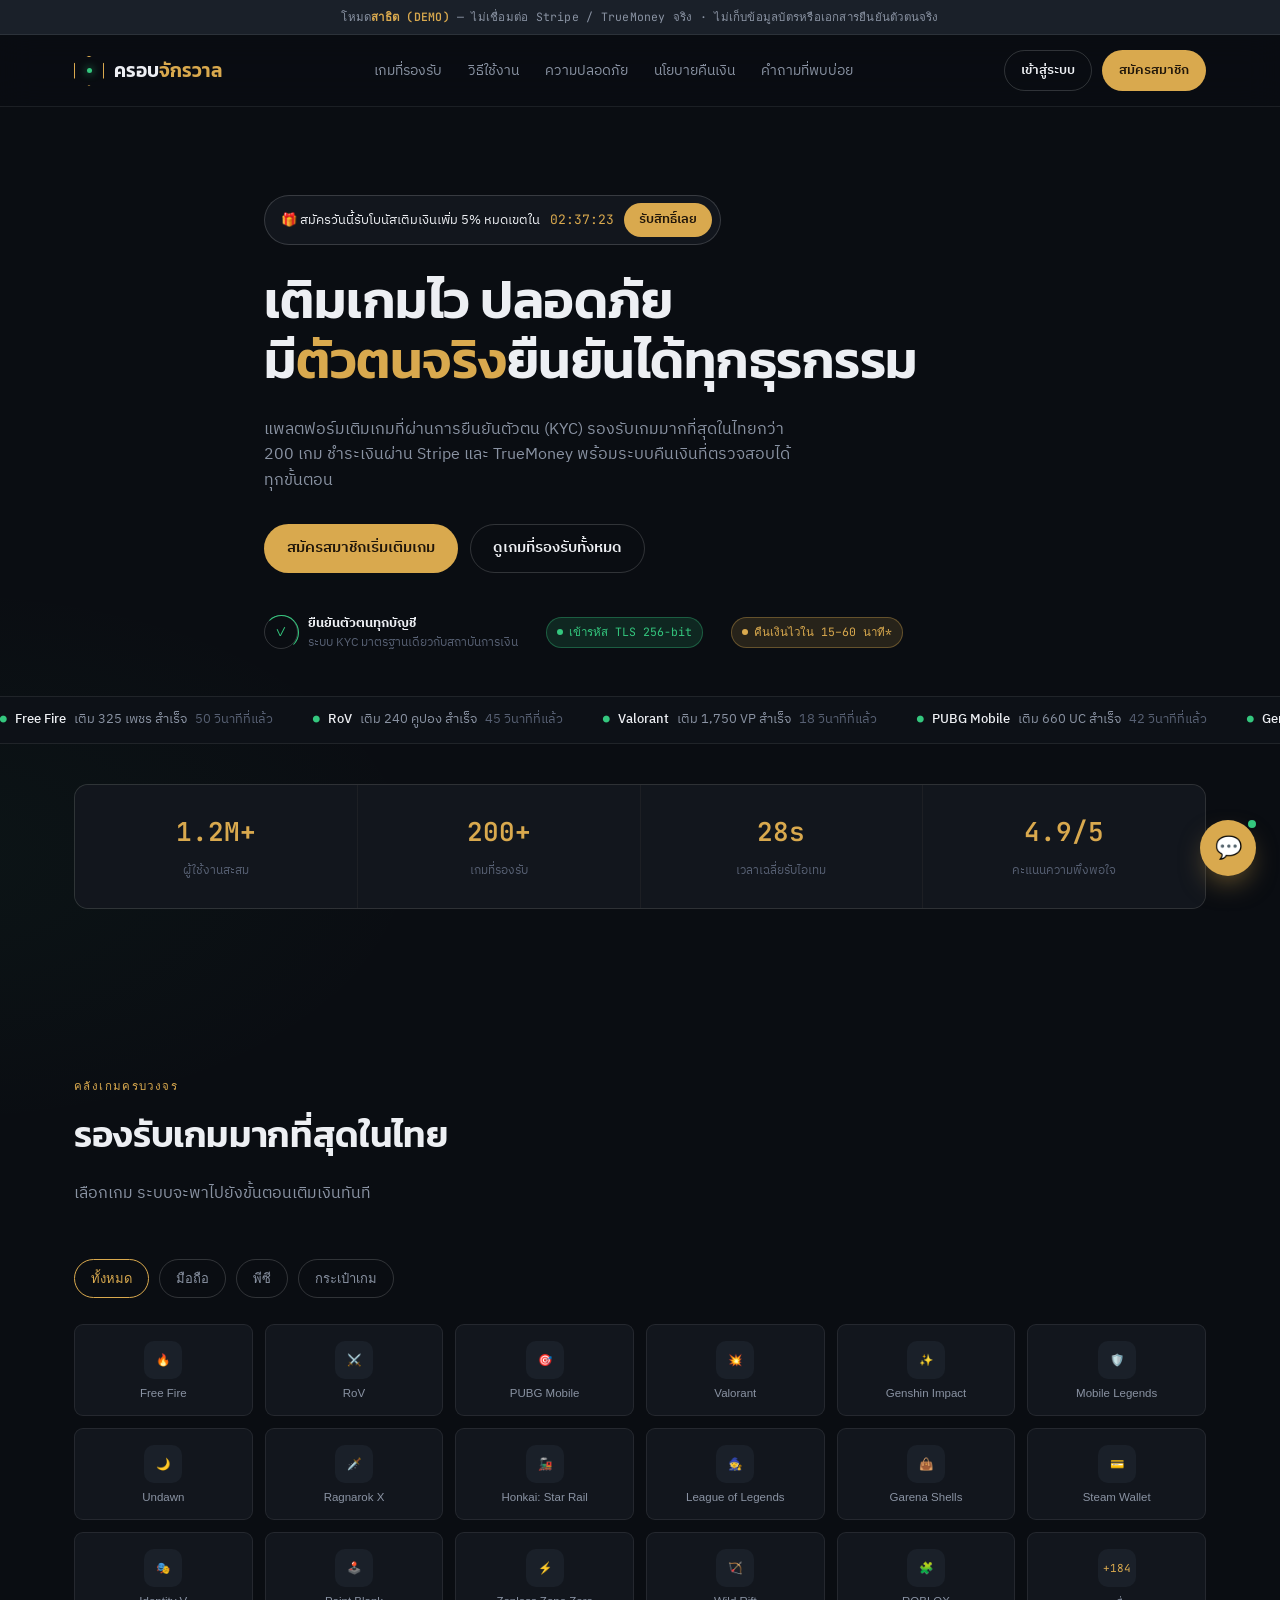
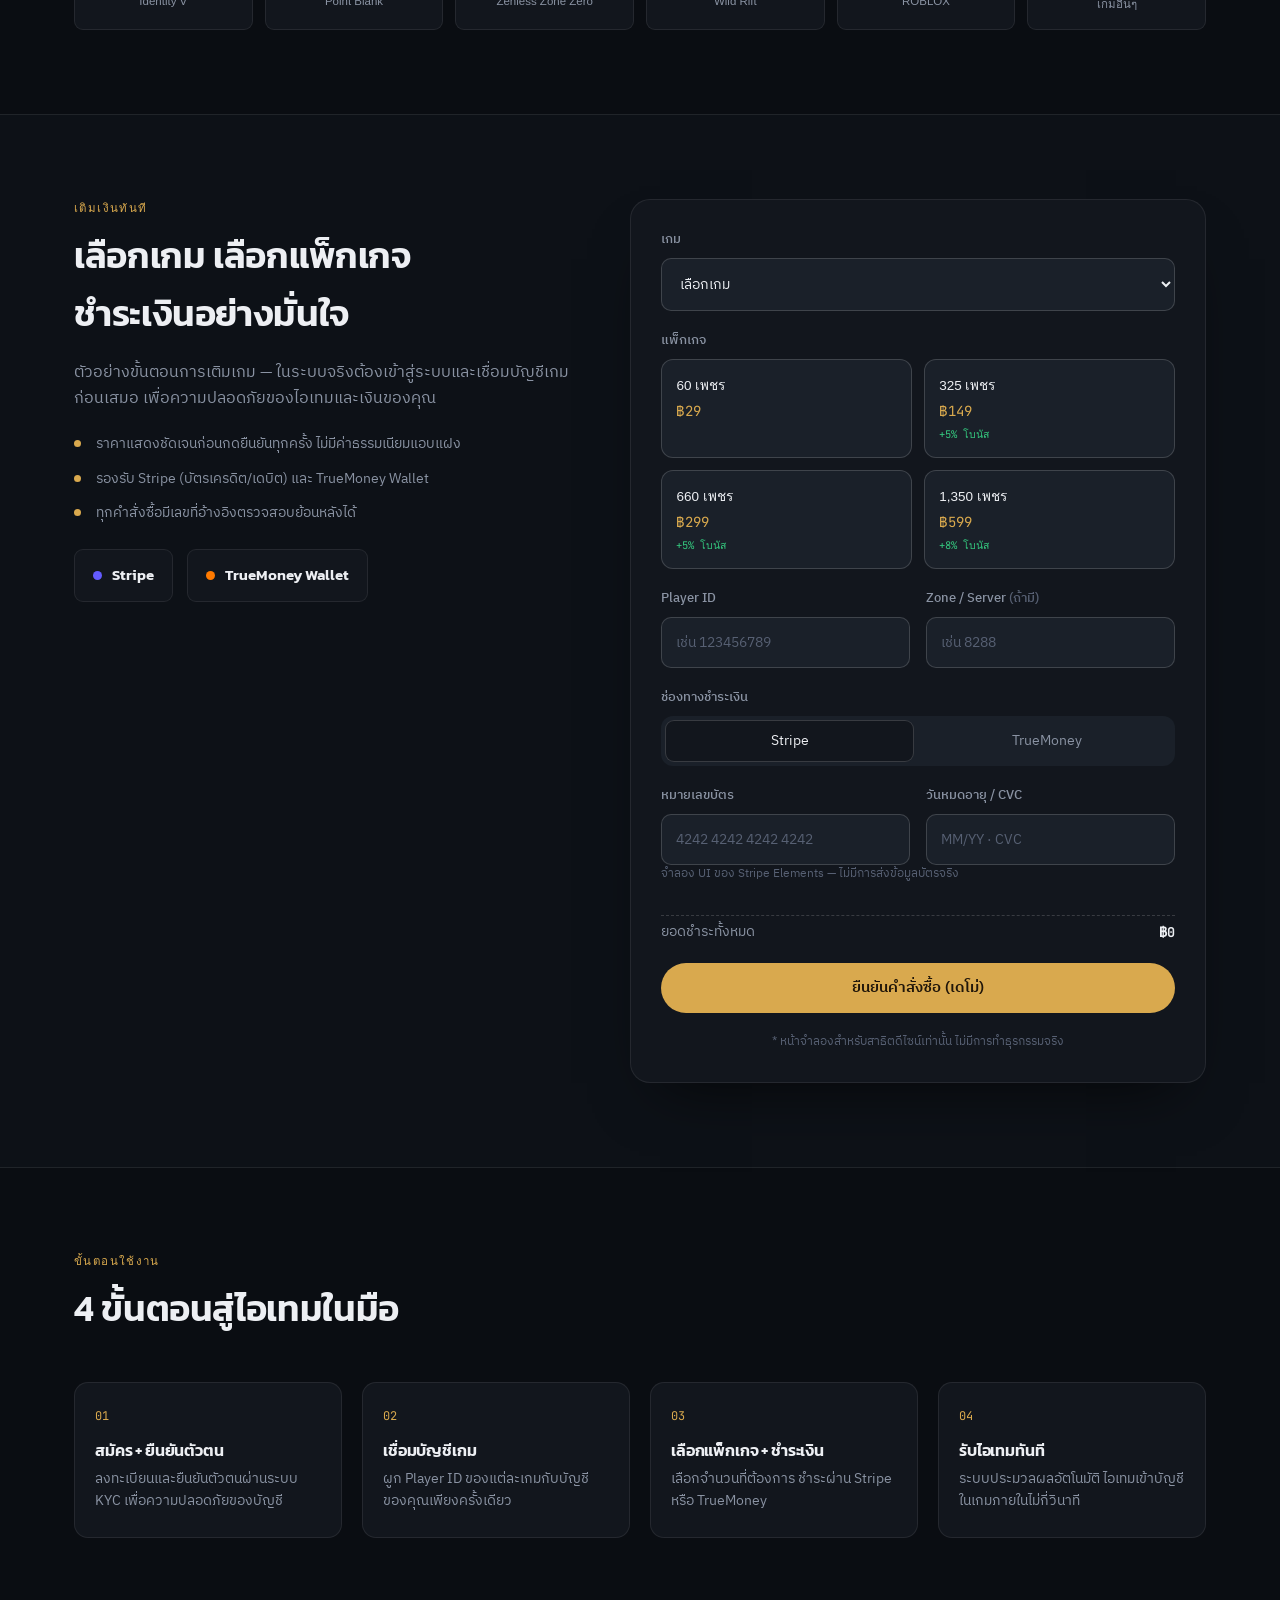
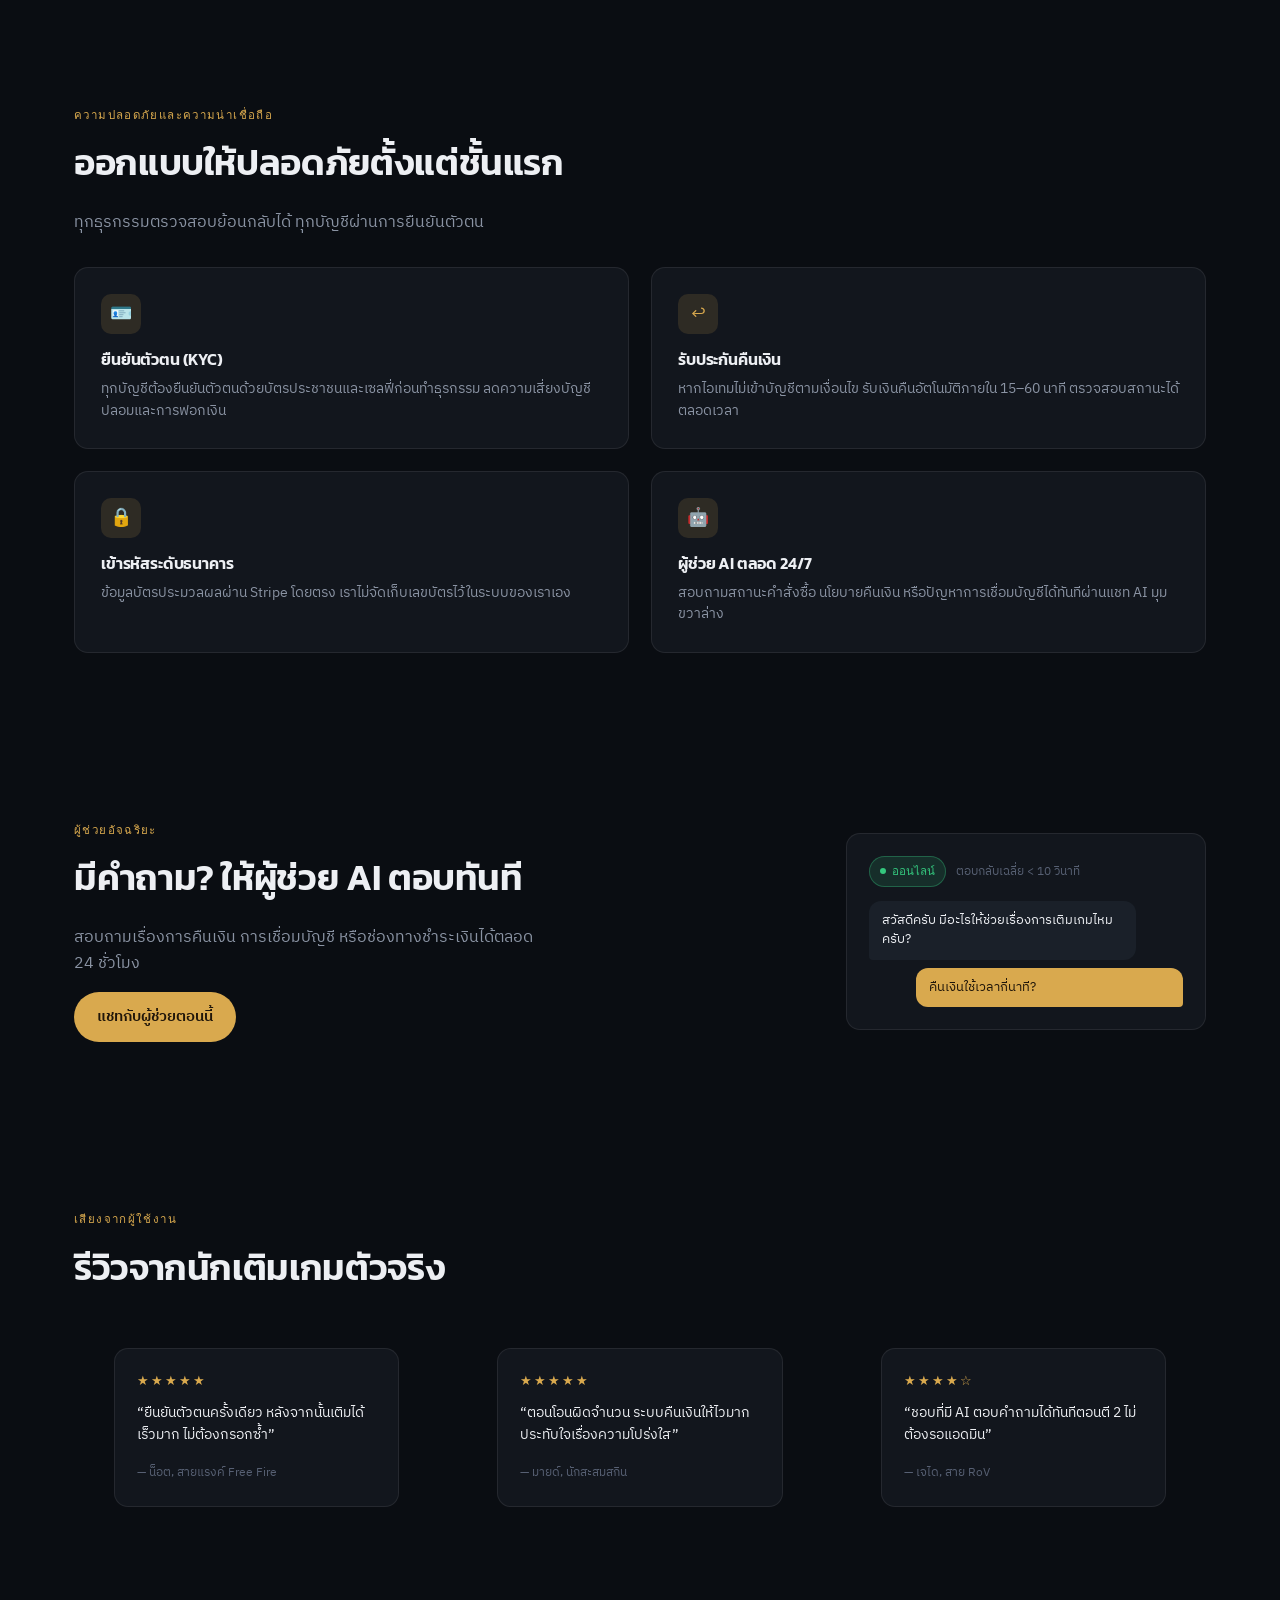
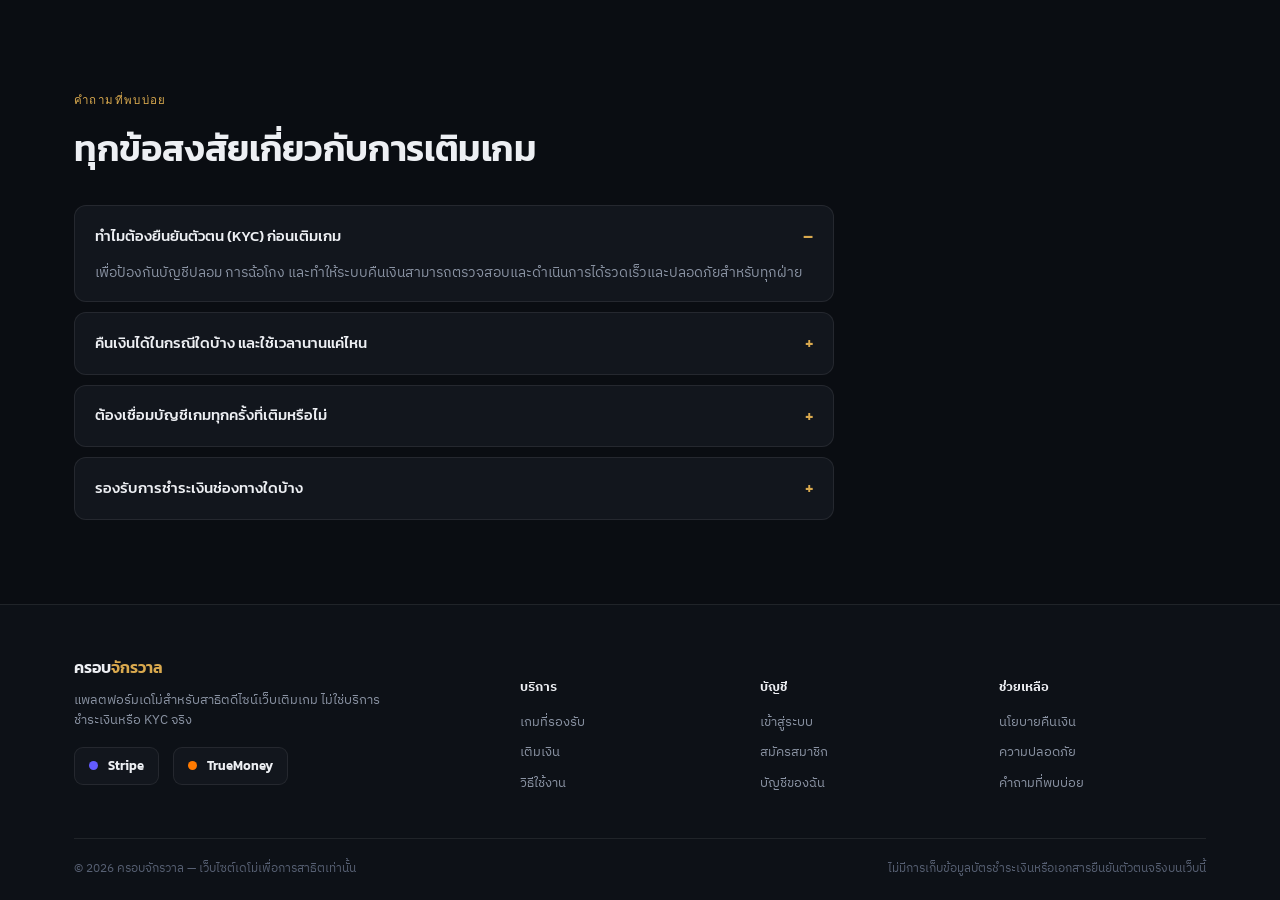
<file: index.html>
<!doctype html>
<html lang="th">
<head>
<meta charset="UTF-8" />
<meta name="viewport" content="width=device-width, initial-scale=1.0" />
<title>ครอบจักรวาล — แพลตฟอร์มเติมเกมที่คนไทยไว้ใจ</title>
<meta name="description" content="เติมเกมกว่า 200 เกม ปลอดภัยด้วยระบบยืนยันตัวตน KYC ชำระผ่าน Stripe และ TrueMoney รับไอเทมไวใน 30 วินาที บริการ 24/7 พร้อมผู้ช่วย AI" />
<link rel="icon" href="data:image/svg+xml,<svg xmlns=%22http://www.w3.org/2000/svg%22 viewBox=%220 0 100 100%22><rect width=%22100%22 height=%22100%22 fill=%22%230A0D12%22/><circle cx=%2250%22 cy=%2250%22 r=%2218%22 fill=%22%23D9A94E%22/></svg>">
<link rel="preconnect" href="https://fonts.googleapis.com">
<link rel="preconnect" href="https://fonts.gstatic.com" crossorigin>
<link href="https://fonts.googleapis.com/css2?family=Kanit:wght@300;400;500;600;700&family=IBM+Plex+Sans+Thai:wght@300;400;500;600&family=JetBrains+Mono:wght@400;500;600&display=swap" rel="stylesheet">
<link rel="stylesheet" href="style.css" />
</head>
<body>

<div class="demo-ribbon">โหมด<b>สาธิต (DEMO)</b> — ไม่เชื่อมต่อ Stripe / TrueMoney จริง · ไม่เก็บข้อมูลบัตรหรือเอกสารยืนยันตัวตนจริง</div>

<header class="site-header">
  <div class="wrap header-inner">
    <a href="index.html" class="logo">
      <span class="logo-mark"></span>
      <span class="logo-text">ครอบ<em>จักรวาล</em></span>
    </a>
    <nav class="main-nav">
      <a href="#games">เกมที่รองรับ</a>
      <a href="#howto">วิธีใช้งาน</a>
      <a href="#security">ความปลอดภัย</a>
      <a href="policy.html">นโยบายคืนเงิน</a>
      <a href="#faq">คำถามที่พบบ่อย</a>
    </nav>
    <div class="header-actions">
      <a href="auth.html" class="btn btn-ghost btn-small">เข้าสู่ระบบ</a>
      <a href="auth.html#register" class="btn btn-primary btn-small">สมัครสมาชิก</a>
    </div>
  </div>
</header>

<main>

  <!-- HERO -->
  <section class="hero">
    <div class="wrap hero-inner">

      <div class="promo-strip">
        🎁 สมัครวันนี้รับโบนัสเติมเงินเพิ่ม 5% หมดเขตใน <span id="countdown" class="mono">00:00:00</span>
        <a href="auth.html#register" class="btn btn-primary">รับสิทธิ์เลย</a>
      </div>

      <h1>เติมเกมไว ปลอดภัย<br>มี<span class="hl">ตัวตนจริง</span>ยืนยันได้ทุกธุรกรรม</h1>
      <p class="hero-sub">แพลตฟอร์มเติมเกมที่ผ่านการยืนยันตัวตน (KYC) รองรับเกมมากที่สุดในไทยกว่า 200 เกม ชำระเงินผ่าน Stripe และ TrueMoney พร้อมระบบคืนเงินที่ตรวจสอบได้ทุกขั้นตอน</p>

      <div class="hero-cta">
        <a href="auth.html#register" class="btn btn-primary">สมัครสมาชิกเริ่มเติมเกม</a>
        <a href="#games" class="btn btn-ghost">ดูเกมที่รองรับทั้งหมด</a>
      </div>

      <div class="trust-row">
        <div class="trust-chip">
          <div class="scan-ring"></div>
          <div class="trust-chip-text"><b>ยืนยันตัวตนทุกบัญชี</b><span>ระบบ KYC มาตรฐานเดียวกับสถาบันการเงิน</span></div>
        </div>
        <div class="trust-chip">
          <div class="badge badge-ok"><span class="dot"></span>เข้ารหัส TLS 256-bit</div>
        </div>
        <div class="trust-chip">
          <div class="badge badge-warn"><span class="dot"></span>คืนเงินไวใน 15–60 นาที*</div>
        </div>
      </div>
    </div>

    <div class="ticker-wrap">
      <div class="ticker-track" id="tickerTrack">
        <!-- duplicated in JS-free fallback; two sets for seamless loop -->
      </div>
    </div>
  </section>

  <!-- STATS -->
  <section class="stats" style="padding-top:0;">
    <div class="wrap">
      <div class="stats-bar">
        <div class="stat"><span class="stat-num" data-target="1.2" data-suffix="M+" data-decimals="1">0</span><span class="stat-label">ผู้ใช้งานสะสม</span></div>
        <div class="stat"><span class="stat-num" data-target="200" data-suffix="+">0</span><span class="stat-label">เกมที่รองรับ</span></div>
        <div class="stat"><span class="stat-num" data-target="28" data-suffix="s">0</span><span class="stat-label">เวลาเฉลี่ยรับไอเทม</span></div>
        <div class="stat"><span class="stat-num" data-target="4.9" data-suffix="/5" data-decimals="1">0</span><span class="stat-label">คะแนนความพึงพอใจ</span></div>
      </div>
    </div>
  </section>

  <!-- GAMES -->
  <section class="games" id="games">
    <div class="wrap">
      <div class="section-head">
        <div>
          <p class="section-eyebrow">คลังเกมครบวงจร</p>
          <h2>รองรับเกมมากที่สุดในไทย</h2>
          <p class="section-sub">เลือกเกม ระบบจะพาไปยังขั้นตอนเติมเงินทันที</p>
        </div>
      </div>

      <div class="games-toolbar">
        <button class="chip-filter active" data-cat="all">ทั้งหมด</button>
        <button class="chip-filter" data-cat="mobile">มือถือ</button>
        <button class="chip-filter" data-cat="pc">พีซี</button>
        <button class="chip-filter" data-cat="wallet">กระเป๋าเกม</button>
      </div>

      <div class="games-grid" id="gamesGrid">
        <button class="game-card" data-cat="mobile"><span class="game-icon">🔥</span><span>Free Fire</span></button>
        <button class="game-card" data-cat="mobile"><span class="game-icon">⚔️</span><span>RoV</span></button>
        <button class="game-card" data-cat="mobile"><span class="game-icon">🎯</span><span>PUBG Mobile</span></button>
        <button class="game-card" data-cat="pc"><span class="game-icon">💥</span><span>Valorant</span></button>
        <button class="game-card" data-cat="mobile"><span class="game-icon">✨</span><span>Genshin Impact</span></button>
        <button class="game-card" data-cat="mobile"><span class="game-icon">🛡️</span><span>Mobile Legends</span></button>
        <button class="game-card" data-cat="mobile"><span class="game-icon">🌙</span><span>Undawn</span></button>
        <button class="game-card" data-cat="mobile"><span class="game-icon">🗡️</span><span>Ragnarok X</span></button>
        <button class="game-card" data-cat="pc"><span class="game-icon">🚂</span><span>Honkai: Star Rail</span></button>
        <button class="game-card" data-cat="pc"><span class="game-icon">🧙</span><span>League of Legends</span></button>
        <button class="game-card" data-cat="wallet"><span class="game-icon">👜</span><span>Garena Shells</span></button>
        <button class="game-card" data-cat="wallet"><span class="game-icon">💳</span><span>Steam Wallet</span></button>
        <button class="game-card" data-cat="mobile"><span class="game-icon">🎭</span><span>Identity V</span></button>
        <button class="game-card" data-cat="mobile"><span class="game-icon">🕹️</span><span>Point Blank</span></button>
        <button class="game-card" data-cat="pc"><span class="game-icon">⚡</span><span>Zenless Zone Zero</span></button>
        <button class="game-card" data-cat="mobile"><span class="game-icon">🏹</span><span>Wild Rift</span></button>
        <button class="game-card" data-cat="mobile"><span class="game-icon">🧩</span><span>ROBLOX</span></button>
        <button class="game-card"><span class="game-icon g-more">+184</span><span>เกมอื่นๆ</span></button>
      </div>
    </div>
  </section>

  <!-- ORDER -->
  <section class="order" id="order">
    <div class="wrap order-wrap">
      <div class="order-copy">
        <p class="section-eyebrow">เติมเงินทันที</p>
        <h2>เลือกเกม เลือกแพ็กเกจ<br>ชำระเงินอย่างมั่นใจ</h2>
        <p class="section-sub">ตัวอย่างขั้นตอนการเติมเกม — ในระบบจริงต้องเข้าสู่ระบบและเชื่อมบัญชีเกมก่อนเสมอ เพื่อความปลอดภัยของไอเทมและเงินของคุณ</p>
        <ul class="order-points">
          <li>ราคาแสดงชัดเจนก่อนกดยืนยันทุกครั้ง ไม่มีค่าธรรมเนียมแอบแฝง</li>
          <li>รองรับ Stripe (บัตรเครดิต/เดบิต) และ TrueMoney Wallet</li>
          <li>ทุกคำสั่งซื้อมีเลขที่อ้างอิงตรวจสอบย้อนหลังได้</li>
        </ul>
        <div class="pay-badges" style="margin-top:24px;">
          <div class="pay-badge"><span class="pdot" style="background:#635BFF;"></span>Stripe</div>
          <div class="pay-badge"><span class="pdot" style="background:#FF7A00;"></span>TrueMoney Wallet</div>
        </div>
      </div>

      <form class="order-card" id="orderForm">
        <div class="field">
          <label for="gameSelect">เกม</label>
          <select id="gameSelect" required>
            <option value="" disabled selected>เลือกเกม</option>
            <option>Free Fire</option><option>RoV</option><option>PUBG Mobile</option>
            <option>Valorant</option><option>Genshin Impact</option><option>Mobile Legends</option>
            <option>Undawn</option><option>Ragnarok X</option><option>Honkai: Star Rail</option>
          </select>
        </div>

        <div class="field">
          <label>แพ็กเกจ</label>
          <div class="package-grid" id="packageGrid">
            <button type="button" class="pkg" data-price="29"><span class="pkg-amt">60 เพชร</span><span class="pkg-price">฿29</span></button>
            <button type="button" class="pkg" data-price="149"><span class="pkg-amt">325 เพชร</span><span class="pkg-price">฿149</span><span class="pkg-bonus">+5% โบนัส</span></button>
            <button type="button" class="pkg" data-price="299"><span class="pkg-amt">660 เพชร</span><span class="pkg-price">฿299</span><span class="pkg-bonus">+5% โบนัส</span></button>
            <button type="button" class="pkg" data-price="599"><span class="pkg-amt">1,350 เพชร</span><span class="pkg-price">฿599</span><span class="pkg-bonus">+8% โบนัส</span></button>
          </div>
        </div>

        <div class="field-row">
          <div class="field"><label for="playerId">Player ID</label><input type="text" id="playerId" placeholder="เช่น 123456789" required /></div>
          <div class="field"><label for="serverId">Zone / Server <span style="color:var(--text-faint);">(ถ้ามี)</span></label><input type="text" id="serverId" placeholder="เช่น 8288" /></div>
        </div>

        <div class="field">
          <label>ช่องทางชำระเงิน</label>
          <div class="pay-tabs">
            <button type="button" class="pay-tab active" data-target="payStripe">Stripe</button>
            <button type="button" class="pay-tab" data-target="payTrue">TrueMoney</button>
          </div>
          <div class="pay-panel active" id="payStripe" style="margin-top:12px;">
            <div class="field-row">
              <div class="field"><label>หมายเลขบัตร</label><input type="text" placeholder="4242 4242 4242 4242" /></div>
              <div class="field"><label>วันหมดอายุ / CVC</label><input type="text" placeholder="MM/YY · CVC" /></div>
            </div>
            <p class="field-hint">จำลอง UI ของ Stripe Elements — ไม่มีการส่งข้อมูลบัตรจริง</p>
          </div>
          <div class="pay-panel" id="payTrue" style="margin-top:12px;">
            <div class="field"><label>เบอร์โทรที่ผูก TrueMoney Wallet</label><input type="tel" placeholder="08X-XXX-XXXX" /></div>
            <p class="field-hint">จำลองการยืนยัน OTP ผ่าน TrueMoney — ไม่มีการเชื่อมต่อจริง</p>
          </div>
        </div>

        <div class="order-summary"><span>ยอดชำระทั้งหมด</span><b id="summaryTotal">฿0</b></div>

        <button type="submit" class="btn btn-primary btn-full">ยืนยันคำสั่งซื้อ (เดโม่)</button>
        <p class="order-note">* หน้าจำลองสำหรับสาธิตดีไซน์เท่านั้น ไม่มีการทำธุรกรรมจริง</p>
      </form>
    </div>
  </section>

  <!-- HOW TO -->
  <section class="howto" id="howto">
    <div class="wrap">
      <p class="section-eyebrow">ขั้นตอนใช้งาน</p>
      <h2>4 ขั้นตอนสู่ไอเทมในมือ</h2>
      <ol class="stepper">
        <li><span class="step-n">01</span><h3>สมัคร + ยืนยันตัวตน</h3><p>ลงทะเบียนและยืนยันตัวตนผ่านระบบ KYC เพื่อความปลอดภัยของบัญชี</p></li>
        <li><span class="step-n">02</span><h3>เชื่อมบัญชีเกม</h3><p>ผูก Player ID ของแต่ละเกมกับบัญชีของคุณเพียงครั้งเดียว</p></li>
        <li><span class="step-n">03</span><h3>เลือกแพ็กเกจ + ชำระเงิน</h3><p>เลือกจำนวนที่ต้องการ ชำระผ่าน Stripe หรือ TrueMoney</p></li>
        <li><span class="step-n">04</span><h3>รับไอเทมทันที</h3><p>ระบบประมวลผลอัตโนมัติ ไอเทมเข้าบัญชีในเกมภายในไม่กี่วินาที</p></li>
      </ol>
    </div>
  </section>

  <!-- SECURITY -->
  <section class="security" id="security">
    <div class="wrap">
      <p class="section-eyebrow">ความปลอดภัยและความน่าเชื่อถือ</p>
      <h2>ออกแบบให้ปลอดภัยตั้งแต่ชั้นแรก</h2>
      <p class="section-sub">ทุกธุรกรรมตรวจสอบย้อนกลับได้ ทุกบัญชีผ่านการยืนยันตัวตน</p>

      <div class="feature-split" style="margin-top:32px;">
        <div class="feature-card">
          <div class="f-icon">🪪</div>
          <h4>ยืนยันตัวตน (KYC)</h4>
          <p>ทุกบัญชีต้องยืนยันตัวตนด้วยบัตรประชาชนและเซลฟี่ก่อนทำธุรกรรม ลดความเสี่ยงบัญชีปลอมและการฟอกเงิน</p>
        </div>
        <div class="feature-card">
          <div class="f-icon">↩️</div>
          <h4>รับประกันคืนเงิน</h4>
          <p>หากไอเทมไม่เข้าบัญชีตามเงื่อนไข รับเงินคืนอัตโนมัติภายใน 15–60 นาที ตรวจสอบสถานะได้ตลอดเวลา</p>
        </div>
        <div class="feature-card">
          <div class="f-icon">🔒</div>
          <h4>เข้ารหัสระดับธนาคาร</h4>
          <p>ข้อมูลบัตรประมวลผลผ่าน Stripe โดยตรง เราไม่จัดเก็บเลขบัตรไว้ในระบบของเราเอง</p>
        </div>
        <div class="feature-card">
          <div class="f-icon">🤖</div>
          <h4>ผู้ช่วย AI ตลอด 24/7</h4>
          <p>สอบถามสถานะคำสั่งซื้อ นโยบายคืนเงิน หรือปัญหาการเชื่อมบัญชีได้ทันทีผ่านแชท AI มุมขวาล่าง</p>
        </div>
      </div>
    </div>
  </section>

  <!-- AI TEASER -->
  <section class="ai-teaser">
    <div class="wrap" style="display:flex;gap:40px;align-items:center;flex-wrap:wrap;justify-content:space-between;">
      <div style="max-width:480px;">
        <p class="section-eyebrow">ผู้ช่วยอัจฉริยะ</p>
        <h2>มีคำถาม? ให้ผู้ช่วย AI ตอบทันที</h2>
        <p>สอบถามเรื่องการคืนเงิน การเชื่อมบัญชี หรือช่องทางชำระเงินได้ตลอด 24 ชั่วโมง</p>
        <button class="btn btn-primary" onclick="document.getElementById('chatFab').click()">แชทกับผู้ช่วยตอนนี้</button>
      </div>
      <div class="card" style="padding:22px;max-width:360px;width:100%;">
        <div style="display:flex;gap:10px;align-items:center;margin-bottom:14px;">
          <span class="badge badge-ok"><span class="dot"></span>ออนไลน์</span>
          <span style="font-size:12px;color:var(--text-faint);">ตอบกลับเฉลี่ย &lt; 10 วินาที</span>
        </div>
        <div class="msg msg-bot" style="margin-bottom:8px;">สวัสดีครับ มีอะไรให้ช่วยเรื่องการเติมเกมไหมครับ?</div>
        <div class="msg msg-user" style="margin-left:auto;">คืนเงินใช้เวลากี่นาที?</div>
      </div>
    </div>
  </section>

  <!-- REVIEWS -->
  <section class="reviews">
    <div class="wrap">
      <p class="section-eyebrow">เสียงจากผู้ใช้งาน</p>
      <h2>รีวิวจากนักเติมเกมตัวจริง</h2>
      <div class="review-track">
        <blockquote class="review-card"><div class="review-stars">★★★★★</div><p>“ยืนยันตัวตนครั้งเดียว หลังจากนั้นเติมได้เร็วมาก ไม่ต้องกรอกซ้ำ”</p><cite>— น็อต, สายแรงค์ Free Fire</cite></blockquote>
        <blockquote class="review-card"><div class="review-stars">★★★★★</div><p>“ตอนโอนผิดจำนวน ระบบคืนเงินให้ไวมาก ประทับใจเรื่องความโปร่งใส”</p><cite>— มายด์, นักสะสมสกิน</cite></blockquote>
        <blockquote class="review-card"><div class="review-stars">★★★★☆</div><p>“ชอบที่มี AI ตอบคำถามได้ทันทีตอนตี 2 ไม่ต้องรอแอดมิน”</p><cite>— เจได, สาย RoV</cite></blockquote>
      </div>
    </div>
  </section>

  <!-- FAQ -->
  <section class="faq" id="faq">
    <div class="wrap">
      <p class="section-eyebrow">คำถามที่พบบ่อย</p>
      <h2>ทุกข้อสงสัยเกี่ยวกับการเติมเกม</h2>
      <div class="faq-list">
        <details open><summary>ทำไมต้องยืนยันตัวตน (KYC) ก่อนเติมเกม</summary><p>เพื่อป้องกันบัญชีปลอม การฉ้อโกง และทำให้ระบบคืนเงินสามารถตรวจสอบและดำเนินการได้รวดเร็วและปลอดภัยสำหรับทุกฝ่าย</p></details>
        <details><summary>คืนเงินได้ในกรณีใดบ้าง และใช้เวลานานแค่ไหน</summary><p>กรณีไอเทมไม่เข้าบัญชีภายในเวลาที่กำหนด หรือระบบตัดเงินซ้ำ จะได้รับเงินคืนอัตโนมัติภายใน 15–60 นาที เข้าช่องทางเดิมที่ใช้ชำระ</p></details>
        <details><summary>ต้องเชื่อมบัญชีเกมทุกครั้งที่เติมหรือไม่</summary><p>เชื่อมเพียงครั้งเดียวต่อเกม ระบบจะจดจำ Player ID ไว้ ครั้งต่อไปเลือกเกมแล้วเติมได้ทันที</p></details>
        <details><summary>รองรับการชำระเงินช่องทางใดบ้าง</summary><p>รองรับบัตรเครดิต/เดบิตผ่าน Stripe และ TrueMoney Wallet โดยไม่มีการจัดเก็บข้อมูลบัตรไว้ในระบบของเราเอง</p></details>
      </div>
    </div>
  </section>

</main>

<footer class="site-footer">
  <div class="wrap">
    <div class="footer-grid">
      <div>
        <div class="logo-text small">ครอบ<em>จักรวาล</em></div>
        <p class="footer-note">แพลตฟอร์มเดโม่สำหรับสาธิตดีไซน์เว็บเติมเกม ไม่ใช่บริการชำระเงินหรือ KYC จริง</p>
        <div class="pay-badges" style="margin-top:16px;">
          <div class="pay-badge" style="padding:8px 14px;font-size:12.5px;"><span class="pdot" style="background:#635BFF;"></span>Stripe</div>
          <div class="pay-badge" style="padding:8px 14px;font-size:12.5px;"><span class="pdot" style="background:#FF7A00;"></span>TrueMoney</div>
        </div>
      </div>
      <div class="footer-col"><h5>บริการ</h5><a href="#games">เกมที่รองรับ</a><a href="#order">เติมเงิน</a><a href="#howto">วิธีใช้งาน</a></div>
      <div class="footer-col"><h5>บัญชี</h5><a href="auth.html">เข้าสู่ระบบ</a><a href="auth.html#register">สมัครสมาชิก</a><a href="account.html">บัญชีของฉัน</a></div>
      <div class="footer-col"><h5>ช่วยเหลือ</h5><a href="policy.html">นโยบายคืนเงิน</a><a href="#security">ความปลอดภัย</a><a href="#faq">คำถามที่พบบ่อย</a></div>
    </div>
    <div class="footer-bottom">
      <span>© 2026 ครอบจักรวาล — เว็บไซต์เดโม่เพื่อการสาธิตเท่านั้น</span>
      <span>ไม่มีการเก็บข้อมูลบัตรชำระเงินหรือเอกสารยืนยันตัวตนจริงบนเว็บนี้</span>
    </div>
  </div>
</footer>

<!-- ORDER MODAL -->
<div class="modal-backdrop" id="modalBackdrop">
  <div class="modal">
    <h3 id="modalTitle">กำลังดำเนินการ...</h3>
    <p id="modalSub">กำลังตรวจสอบคำสั่งซื้อของคุณ</p>
    <button class="btn btn-primary btn-full" id="modalClose">ปิดหน้าต่าง</button>
  </div>
</div>

<!-- AI CHAT WIDGET -->
<button class="chat-fab" id="chatFab" aria-label="เปิดแชทผู้ช่วย AI">💬<span class="ping"></span></button>
<div class="chat-panel" id="chatPanel">
  <div class="chat-head">
    <span class="ch-dot"></span>
    <div><b>ผู้ช่วย AI ครอบจักรวาล</b><span>ตอบคำถามพื้นฐาน 24/7 (เดโม่)</span></div>
    <button id="chatClose" class="btn btn-ghost btn-small" style="margin-left:auto;padding:6px 10px;">✕</button>
  </div>
  <div class="chat-body" id="chatBody">
    <div class="msg msg-bot">สวัสดีครับ 👋 ผมคือผู้ช่วย AI ของครอบจักรวาล ถามเรื่องการคืนเงิน การเชื่อมบัญชี หรือช่องทางชำระเงินได้เลยครับ</div>
  </div>
  <div class="chat-suggest">
    <button class="chat-chip">คืนเงินใช้เวลากี่นาที?</button>
    <button class="chat-chip">เชื่อมบัญชีเกมยังไง?</button>
    <button class="chat-chip">รองรับ Stripe ไหม?</button>
  </div>
  <form class="chat-input-row" id="chatForm">
    <input type="text" id="chatInput" placeholder="พิมพ์คำถามของคุณ..." />
    <button type="submit">➤</button>
  </form>
</div>

<script src="main.js"></script>
<script>
  // Build seamless ticker with two duplicated sets
  const tickerData = [
    ['Free Fire', '325 เพชร'], ['RoV', '240 คูปอง'], ['Valorant', '1,750 VP'],
    ['PUBG Mobile', '660 UC'], ['Genshin Impact', '980 คริสตัล'], ['Mobile Legends', '500 เพชร'],
    ['TrueMoney', 'เติม ฿199'], ['Ragnarok X', '1,200 Zeny Coin'], ['Honkai: Star Rail', '660 Oneiric']
  ];
  const track = document.getElementById('tickerTrack');
  function renderSet(){
    return tickerData.map(([g, a]) => `
      <div class="ticker-item"><span class="t-ok">●</span> <b>${g}</b> เติม ${a} สำเร็จ <span style="color:var(--text-faint)">${Math.floor(Math.random()*50)+3} วินาทีที่แล้ว</span></div>
    `).join('');
  }
  track.innerHTML = renderSet() + renderSet();
</script>
</body>
</html>
</file>
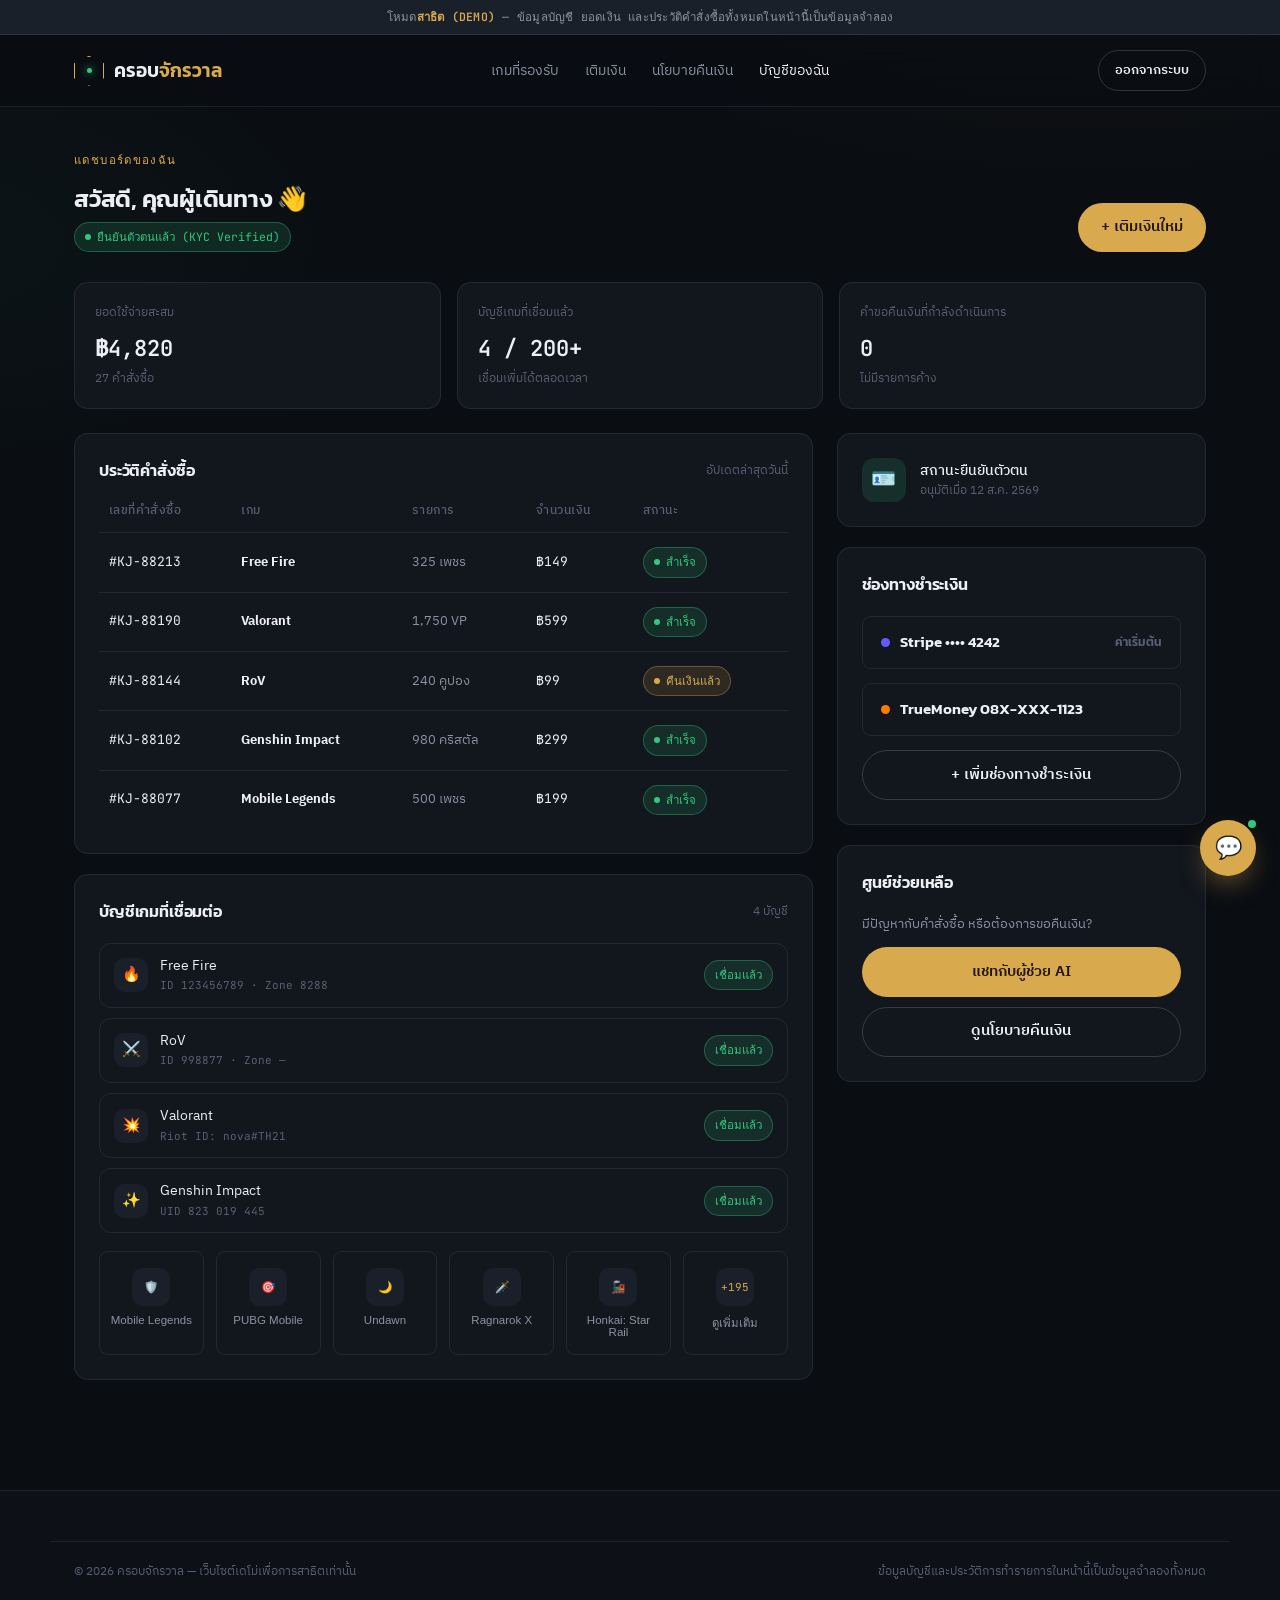
<file: account.html>
<!doctype html>
<html lang="th">
<head>
<meta charset="UTF-8" />
<meta name="viewport" content="width=device-width, initial-scale=1.0" />
<title>บัญชีของฉัน — ครอบจักรวาล</title>
<link rel="preconnect" href="https://fonts.googleapis.com">
<link rel="preconnect" href="https://fonts.gstatic.com" crossorigin>
<link href="https://fonts.googleapis.com/css2?family=Kanit:wght@300;400;500;600;700&family=IBM+Plex+Sans+Thai:wght@300;400;500;600&family=JetBrains+Mono:wght@400;500;600&display=swap" rel="stylesheet">
<link rel="stylesheet" href="style.css" />
</head>
<body>

<div class="demo-ribbon">โหมด<b>สาธิต (DEMO)</b> — ข้อมูลบัญชี ยอดเงิน และประวัติคำสั่งซื้อทั้งหมดในหน้านี้เป็นข้อมูลจำลอง</div>

<header class="site-header">
  <div class="wrap header-inner">
    <a href="index.html" class="logo">
      <span class="logo-mark"></span>
      <span class="logo-text">ครอบ<em>จักรวาล</em></span>
    </a>
    <nav class="main-nav">
      <a href="index.html#games">เกมที่รองรับ</a>
      <a href="index.html#order">เติมเงิน</a>
      <a href="policy.html">นโยบายคืนเงิน</a>
      <a href="account.html" class="active">บัญชีของฉัน</a>
    </nav>
    <div class="header-actions">
      <a href="index.html" class="btn btn-ghost btn-small">ออกจากระบบ</a>
    </div>
  </div>
</header>

<main class="dash-shell">
  <div class="wrap">

    <div class="dash-top">
      <div>
        <p class="section-eyebrow">แดชบอร์ดของฉัน</p>
        <h2 style="margin-bottom:4px;">สวัสดี, คุณผู้เดินทาง 👋</h2>
        <span class="badge badge-ok"><span class="dot"></span>ยืนยันตัวตนแล้ว (KYC Verified)</span>
      </div>
      <a href="index.html#order" class="btn btn-primary">+ เติมเงินใหม่</a>
    </div>

    <div class="summary-cards">
      <div class="summary-card">
        <div class="sc-label">ยอดใช้จ่ายสะสม</div>
        <div class="sc-val">฿4,820</div>
        <div class="sc-sub">27 คำสั่งซื้อ</div>
      </div>
      <div class="summary-card">
        <div class="sc-label">บัญชีเกมที่เชื่อมแล้ว</div>
        <div class="sc-val">4 / 200+</div>
        <div class="sc-sub">เชื่อมเพิ่มได้ตลอดเวลา</div>
      </div>
      <div class="summary-card">
        <div class="sc-label">คำขอคืนเงินที่กำลังดำเนินการ</div>
        <div class="sc-val">0</div>
        <div class="sc-sub">ไม่มีรายการค้าง</div>
      </div>
    </div>

    <div class="dash-grid">
      <div>
        <div class="panel">
          <div class="panel-head"><h3>ประวัติคำสั่งซื้อ</h3><span class="field-hint">อัปเดตล่าสุดวันนี้</span></div>
          <table>
            <thead><tr><th>เลขที่คำสั่งซื้อ</th><th>เกม</th><th>รายการ</th><th>จำนวนเงิน</th><th>สถานะ</th></tr></thead>
            <tbody>
              <tr><td class="mono">#KJ-88213</td><td><b>Free Fire</b></td><td>325 เพชร</td><td class="mono">฿149</td><td><span class="badge badge-ok"><span class="dot"></span>สำเร็จ</span></td></tr>
              <tr><td class="mono">#KJ-88190</td><td><b>Valorant</b></td><td>1,750 VP</td><td class="mono">฿599</td><td><span class="badge badge-ok"><span class="dot"></span>สำเร็จ</span></td></tr>
              <tr><td class="mono">#KJ-88144</td><td><b>RoV</b></td><td>240 คูปอง</td><td class="mono">฿99</td><td><span class="badge badge-warn"><span class="dot"></span>คืนเงินแล้ว</span></td></tr>
              <tr><td class="mono">#KJ-88102</td><td><b>Genshin Impact</b></td><td>980 คริสตัล</td><td class="mono">฿299</td><td><span class="badge badge-ok"><span class="dot"></span>สำเร็จ</span></td></tr>
              <tr><td class="mono">#KJ-88077</td><td><b>Mobile Legends</b></td><td>500 เพชร</td><td class="mono">฿199</td><td><span class="badge badge-ok"><span class="dot"></span>สำเร็จ</span></td></tr>
            </tbody>
          </table>
        </div>

        <div class="panel">
          <div class="panel-head"><h3>บัญชีเกมที่เชื่อมต่อ</h3><span class="field-hint">4 บัญชี</span></div>
          <ul class="linked-list">
            <li class="linked-item">
              <div class="li-game"><span class="game-icon">🔥</span><div><div class="li-name">Free Fire</div><div class="li-id">ID 123456789 · Zone 8288</div></div></div>
              <span class="badge badge-ok">เชื่อมแล้ว</span>
            </li>
            <li class="linked-item">
              <div class="li-game"><span class="game-icon">⚔️</span><div><div class="li-name">RoV</div><div class="li-id">ID 998877 · Zone —</div></div></div>
              <span class="badge badge-ok">เชื่อมแล้ว</span>
            </li>
            <li class="linked-item">
              <div class="li-game"><span class="game-icon">💥</span><div><div class="li-name">Valorant</div><div class="li-id">Riot ID: nova#TH21</div></div></div>
              <span class="badge badge-ok">เชื่อมแล้ว</span>
            </li>
            <li class="linked-item">
              <div class="li-game"><span class="game-icon">✨</span><div><div class="li-name">Genshin Impact</div><div class="li-id">UID 823 019 445</div></div></div>
              <span class="badge badge-ok">เชื่อมแล้ว</span>
            </li>
          </ul>

          <div class="games-grid" style="margin-top:18px;grid-template-columns:repeat(6,1fr);">
            <button class="game-card" data-link-game="Mobile Legends"><span class="game-icon">🛡️</span><span>Mobile Legends</span></button>
            <button class="game-card" data-link-game="PUBG Mobile"><span class="game-icon">🎯</span><span>PUBG Mobile</span></button>
            <button class="game-card" data-link-game="Undawn"><span class="game-icon">🌙</span><span>Undawn</span></button>
            <button class="game-card" data-link-game="Ragnarok X"><span class="game-icon">🗡️</span><span>Ragnarok X</span></button>
            <button class="game-card" data-link-game="Honkai: Star Rail"><span class="game-icon">🚂</span><span>Honkai: Star Rail</span></button>
            <button class="game-card" data-link-game="อื่นๆ"><span class="game-icon g-more">+195</span><span>ดูเพิ่มเติม</span></button>
          </div>
        </div>
      </div>

      <div>
        <div class="panel kyc-status-card">
          <div class="ks-icon">🪪</div>
          <div>
            <div style="font-size:14px;color:var(--text);font-weight:500;">สถานะยืนยันตัวตน</div>
            <div class="field-hint">อนุมัติเมื่อ 12 ส.ค. 2569</div>
          </div>
        </div>

        <div class="panel">
          <div class="panel-head"><h3>ช่องทางชำระเงิน</h3></div>
          <div class="pay-badges" style="flex-direction:column;">
            <div class="pay-badge" style="width:100%;justify-content:space-between;"><span style="display:flex;align-items:center;gap:10px;"><span class="pdot" style="background:#635BFF;"></span>Stripe •••• 4242</span><span class="field-hint">ค่าเริ่มต้น</span></div>
            <div class="pay-badge" style="width:100%;justify-content:space-between;"><span style="display:flex;align-items:center;gap:10px;"><span class="pdot" style="background:#FF7A00;"></span>TrueMoney 08X-XXX-1123</span></div>
          </div>
          <button class="btn btn-ghost btn-full" style="margin-top:14px;" type="button">+ เพิ่มช่องทางชำระเงิน</button>
        </div>

        <div class="panel">
          <div class="panel-head"><h3>ศูนย์ช่วยเหลือ</h3></div>
          <p style="font-size:13px;">มีปัญหากับคำสั่งซื้อ หรือต้องการขอคืนเงิน?</p>
          <button class="btn btn-primary btn-full" type="button" onclick="document.getElementById('chatFab').click()">แชทกับผู้ช่วย AI</button>
          <a href="policy.html" class="btn btn-ghost btn-full" style="margin-top:10px;">ดูนโยบายคืนเงิน</a>
        </div>
      </div>
    </div>

  </div>
</main>

<footer class="site-footer">
  <div class="wrap footer-bottom">
    <span>© 2026 ครอบจักรวาล — เว็บไซต์เดโม่เพื่อการสาธิตเท่านั้น</span>
    <span>ข้อมูลบัญชีและประวัติการทำรายการในหน้านี้เป็นข้อมูลจำลองทั้งหมด</span>
  </div>
</footer>

<!-- LINK GAME MODAL -->
<div class="modal-backdrop" id="linkModal">
  <div class="modal">
    <h3>เชื่อมบัญชี <span id="linkGameName" style="color:var(--accent);"></span></h3>
    <p>กรอก Player ID เพื่อผูกบัญชีเกมนี้เข้ากับบัญชีของคุณ (จำลอง)</p>
    <div class="field"><label>Player ID</label><input type="text" placeholder="กรอก ID ของคุณ" /></div>
    <div class="field" style="margin-top:12px;"><label>Zone / Server <span style="color:var(--text-faint);">(ถ้ามี)</span></label><input type="text" placeholder="ไม่บังคับ" /></div>
    <div class="modal-actions">
      <button class="btn btn-ghost btn-full" id="linkModalClose" type="button">ยกเลิก</button>
      <button class="btn btn-primary btn-full" id="linkConfirm" type="button">ยืนยันการเชื่อมต่อ</button>
    </div>
  </div>
</div>

<button class="chat-fab" id="chatFab" aria-label="เปิดแชทผู้ช่วย AI">💬<span class="ping"></span></button>
<div class="chat-panel" id="chatPanel">
  <div class="chat-head">
    <span class="ch-dot"></span>
    <div><b>ผู้ช่วย AI ครอบจักรวาล</b><span>ตอบคำถามพื้นฐาน 24/7 (เดโม่)</span></div>
    <button id="chatClose" class="btn btn-ghost btn-small" style="margin-left:auto;padding:6px 10px;">✕</button>
  </div>
  <div class="chat-body" id="chatBody">
    <div class="msg msg-bot">สวัสดีครับ มีปัญหาเรื่องคำสั่งซื้อหรือการเชื่อมบัญชีไหมครับ?</div>
  </div>
  <div class="chat-suggest">
    <button class="chat-chip">ขอคืนเงินยังไง?</button>
    <button class="chat-chip">เชื่อมบัญชีเกมยังไง?</button>
  </div>
  <form class="chat-input-row" id="chatForm">
    <input type="text" id="chatInput" placeholder="พิมพ์คำถามของคุณ..." />
    <button type="submit">➤</button>
  </form>
</div>

<script src="main.js"></script>
</body>
</html>
</file>
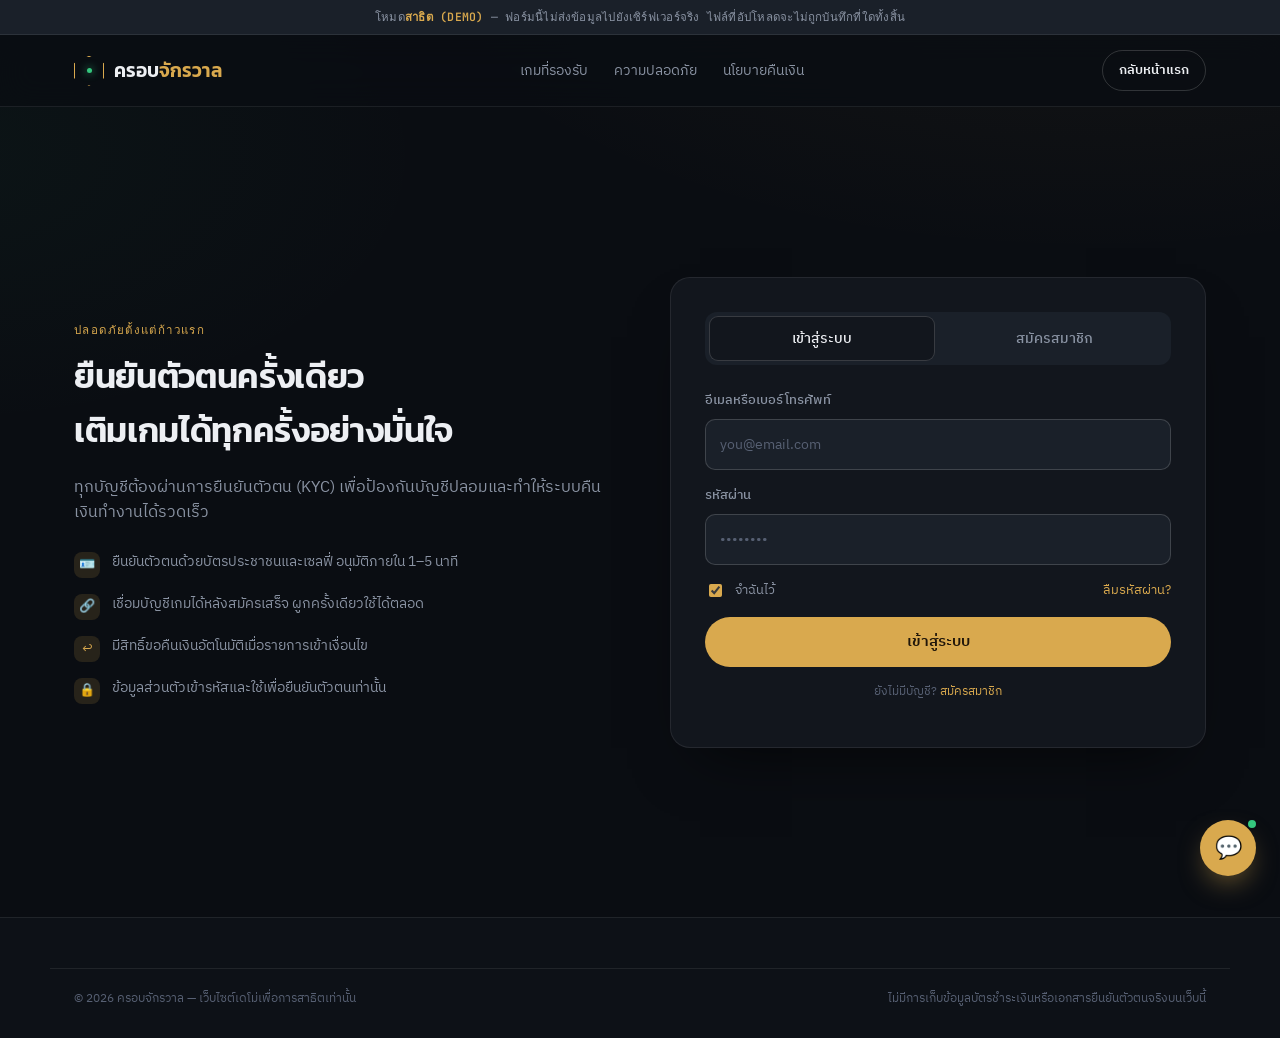
<file: auth.html>
<!doctype html>
<html lang="th">
<head>
<meta charset="UTF-8" />
<meta name="viewport" content="width=device-width, initial-scale=1.0" />
<title>เข้าสู่ระบบ / สมัครสมาชิก — ครอบจักรวาล</title>
<link rel="preconnect" href="https://fonts.googleapis.com">
<link rel="preconnect" href="https://fonts.gstatic.com" crossorigin>
<link href="https://fonts.googleapis.com/css2?family=Kanit:wght@300;400;500;600;700&family=IBM+Plex+Sans+Thai:wght@300;400;500;600&family=JetBrains+Mono:wght@400;500;600&display=swap" rel="stylesheet">
<link rel="stylesheet" href="style.css" />
</head>
<body>

<div class="demo-ribbon">โหมด<b>สาธิต (DEMO)</b> — ฟอร์มนี้ไม่ส่งข้อมูลไปยังเซิร์ฟเวอร์จริง ไฟล์ที่อัปโหลดจะไม่ถูกบันทึกที่ใดทั้งสิ้น</div>

<header class="site-header">
  <div class="wrap header-inner">
    <a href="index.html" class="logo">
      <span class="logo-mark"></span>
      <span class="logo-text">ครอบ<em>จักรวาล</em></span>
    </a>
    <nav class="main-nav">
      <a href="index.html#games">เกมที่รองรับ</a>
      <a href="index.html#security">ความปลอดภัย</a>
      <a href="policy.html">นโยบายคืนเงิน</a>
    </nav>
    <div class="header-actions">
      <a href="index.html" class="btn btn-ghost btn-small">กลับหน้าแรก</a>
    </div>
  </div>
</header>

<main>
  <section class="auth-shell">
    <div class="wrap auth-grid">

      <div class="auth-side">
        <p class="section-eyebrow">ปลอดภัยตั้งแต่ก้าวแรก</p>
        <h2>ยืนยันตัวตนครั้งเดียว<br>เติมเกมได้ทุกครั้งอย่างมั่นใจ</h2>
        <p class="section-sub">ทุกบัญชีต้องผ่านการยืนยันตัวตน (KYC) เพื่อป้องกันบัญชีปลอมและทำให้ระบบคืนเงินทำงานได้รวดเร็ว</p>
        <ul class="auth-list">
          <li><span class="li-ico">🪪</span><span>ยืนยันตัวตนด้วยบัตรประชาชนและเซลฟี่ อนุมัติภายใน 1–5 นาที</span></li>
          <li><span class="li-ico">🔗</span><span>เชื่อมบัญชีเกมได้หลังสมัครเสร็จ ผูกครั้งเดียวใช้ได้ตลอด</span></li>
          <li><span class="li-ico">↩️</span><span>มีสิทธิ์ขอคืนเงินอัตโนมัติเมื่อรายการเข้าเงื่อนไข</span></li>
          <li><span class="li-ico">🔒</span><span>ข้อมูลส่วนตัวเข้ารหัสและใช้เพื่อยืนยันตัวตนเท่านั้น</span></li>
        </ul>
      </div>

      <div class="auth-card" id="register">
        <div class="auth-tabs">
          <button class="auth-tab active" data-target="loginPanel">เข้าสู่ระบบ</button>
          <button class="auth-tab" data-target="registerPanel">สมัครสมาชิก</button>
        </div>

        <!-- LOGIN -->
        <div class="auth-panel active" id="loginPanel">
          <div class="field"><label for="loginEmail">อีเมลหรือเบอร์โทรศัพท์</label><input type="text" id="loginEmail" placeholder="you@email.com" /></div>
          <div class="field"><label for="loginPw">รหัสผ่าน</label><input type="password" id="loginPw" placeholder="••••••••" /></div>
          <div style="display:flex;justify-content:space-between;align-items:center;font-size:12.5px;">
            <label class="check-row" style="align-items:center;"><input type="checkbox" checked /> <span>จำฉันไว้</span></label>
            <a href="#" style="color:var(--accent);">ลืมรหัสผ่าน?</a>
          </div>
          <button class="btn btn-primary btn-full" type="button" onclick="alert('เข้าสู่ระบบสำเร็จ (จำลอง) — กำลังพาไปหน้าบัญชีของฉัน'); window.location.href='account.html';">เข้าสู่ระบบ</button>
          <p class="field-hint" style="text-align:center;">ยังไม่มีบัญชี? <a href="#" style="color:var(--accent);" onclick="document.querySelector('[data-target=registerPanel]').click();return false;">สมัครสมาชิก</a></p>
        </div>

        <!-- REGISTER (KYC stepper) -->
        <div class="auth-panel" id="registerPanel">
          <div class="kyc-progress"><span class="done"></span><span></span><span></span></div>

          <div class="kyc-step active" id="kycStep0">
            <div class="field"><label for="regName">ชื่อ-นามสกุล</label><input type="text" id="regName" placeholder="ชื่อจริงตามบัตรประชาชน" /></div>
            <div class="field"><label for="regEmail">อีเมล</label><input type="email" id="regEmail" placeholder="you@email.com" /></div>
            <div class="field"><label for="regPhone">เบอร์โทรศัพท์</label><input type="tel" id="regPhone" placeholder="08X-XXX-XXXX" /></div>
            <div class="field"><label for="regPw">ตั้งรหัสผ่าน</label><input type="password" id="regPw" placeholder="อย่างน้อย 8 ตัวอักษร" /></div>
            <button class="btn btn-primary btn-full" type="button" data-kyc-next>ถัดไป: ยืนยันตัวตน</button>
          </div>

          <div class="kyc-step" id="kycStep1">
            <div class="kyc-note">ขั้นตอนนี้เป็นเพียงตัวอย่าง UI — ไฟล์ที่เลือกจะไม่ถูกอัปโหลดหรือบันทึกที่ใดทั้งสิ้น</div>
            <label class="kyc-upload"><input type="file" accept="image/*" /><div class="ku-icon">🪪</div><div>อัปโหลดรูปบัตรประชาชน</div><div class="ku-name">ยังไม่ได้เลือกไฟล์</div></label>
            <label class="kyc-upload"><input type="file" accept="image/*" /><div class="ku-icon">🤳</div><div>อัปโหลดเซลฟี่ถือบัตรประชาชน</div><div class="ku-name">ยังไม่ได้เลือกไฟล์</div></label>
            <div class="step-nav">
              <button class="btn btn-ghost" type="button" data-kyc-back>ย้อนกลับ</button>
              <button class="btn btn-primary" type="button" data-kyc-next>ถัดไป: ยืนยันข้อมูล</button>
            </div>
          </div>

          <div class="kyc-step" id="kycStep2">
            <div style="text-align:center;padding:10px 0 4px;">
              <div style="font-size:38px;">✅</div>
              <h3 style="margin:10px 0 6px;">พร้อมยืนยันตัวตนแล้ว</h3>
              <p style="font-size:13.5px;">ระบบจะตรวจสอบเอกสารและอนุมัติภายในประมาณ 1–5 นาที (จำลอง)</p>
            </div>
            <label class="check-row"><input type="checkbox" checked /><span>ฉันยืนยันว่าข้อมูลและเอกสารที่ให้ไว้เป็นความจริง และยอมรับ<a href="policy.html" style="color:var(--accent);">เงื่อนไขการให้บริการ</a></span></label>
            <button class="btn btn-primary btn-full" type="button" onclick="alert('สมัครสมาชิกและส่งคำขอยืนยันตัวตนสำเร็จ (จำลอง) — กำลังพาไปหน้าเชื่อมบัญชีเกม'); window.location.href='account.html';">ยืนยันและสร้างบัญชี</button>
            <div class="step-nav"><button class="btn btn-ghost btn-full" type="button" data-kyc-back>ย้อนกลับ</button></div>
          </div>
        </div>
      </div>

    </div>
  </section>
</main>

<footer class="site-footer">
  <div class="wrap footer-bottom">
    <span>© 2026 ครอบจักรวาล — เว็บไซต์เดโม่เพื่อการสาธิตเท่านั้น</span>
    <span>ไม่มีการเก็บข้อมูลบัตรชำระเงินหรือเอกสารยืนยันตัวตนจริงบนเว็บนี้</span>
  </div>
</footer>

<button class="chat-fab" id="chatFab" aria-label="เปิดแชทผู้ช่วย AI">💬<span class="ping"></span></button>
<div class="chat-panel" id="chatPanel">
  <div class="chat-head">
    <span class="ch-dot"></span>
    <div><b>ผู้ช่วย AI ครอบจักรวาล</b><span>ตอบคำถามพื้นฐาน 24/7 (เดโม่)</span></div>
    <button id="chatClose" class="btn btn-ghost btn-small" style="margin-left:auto;padding:6px 10px;">✕</button>
  </div>
  <div class="chat-body" id="chatBody">
    <div class="msg msg-bot">สวัสดีครับ 👋 มีคำถามเรื่องการสมัครหรือยืนยันตัวตนไหมครับ?</div>
  </div>
  <div class="chat-suggest">
    <button class="chat-chip">KYC ใช้เวลานานแค่ไหน?</button>
    <button class="chat-chip">ลืมรหัสผ่านทำยังไง?</button>
  </div>
  <form class="chat-input-row" id="chatForm">
    <input type="text" id="chatInput" placeholder="พิมพ์คำถามของคุณ..." />
    <button type="submit">➤</button>
  </form>
</div>

<script src="main.js"></script>
<script>
  if (location.hash === '#register') {
    document.querySelector('[data-target=registerPanel]')?.click();
  }
</script>
</body>
</html>
</file>
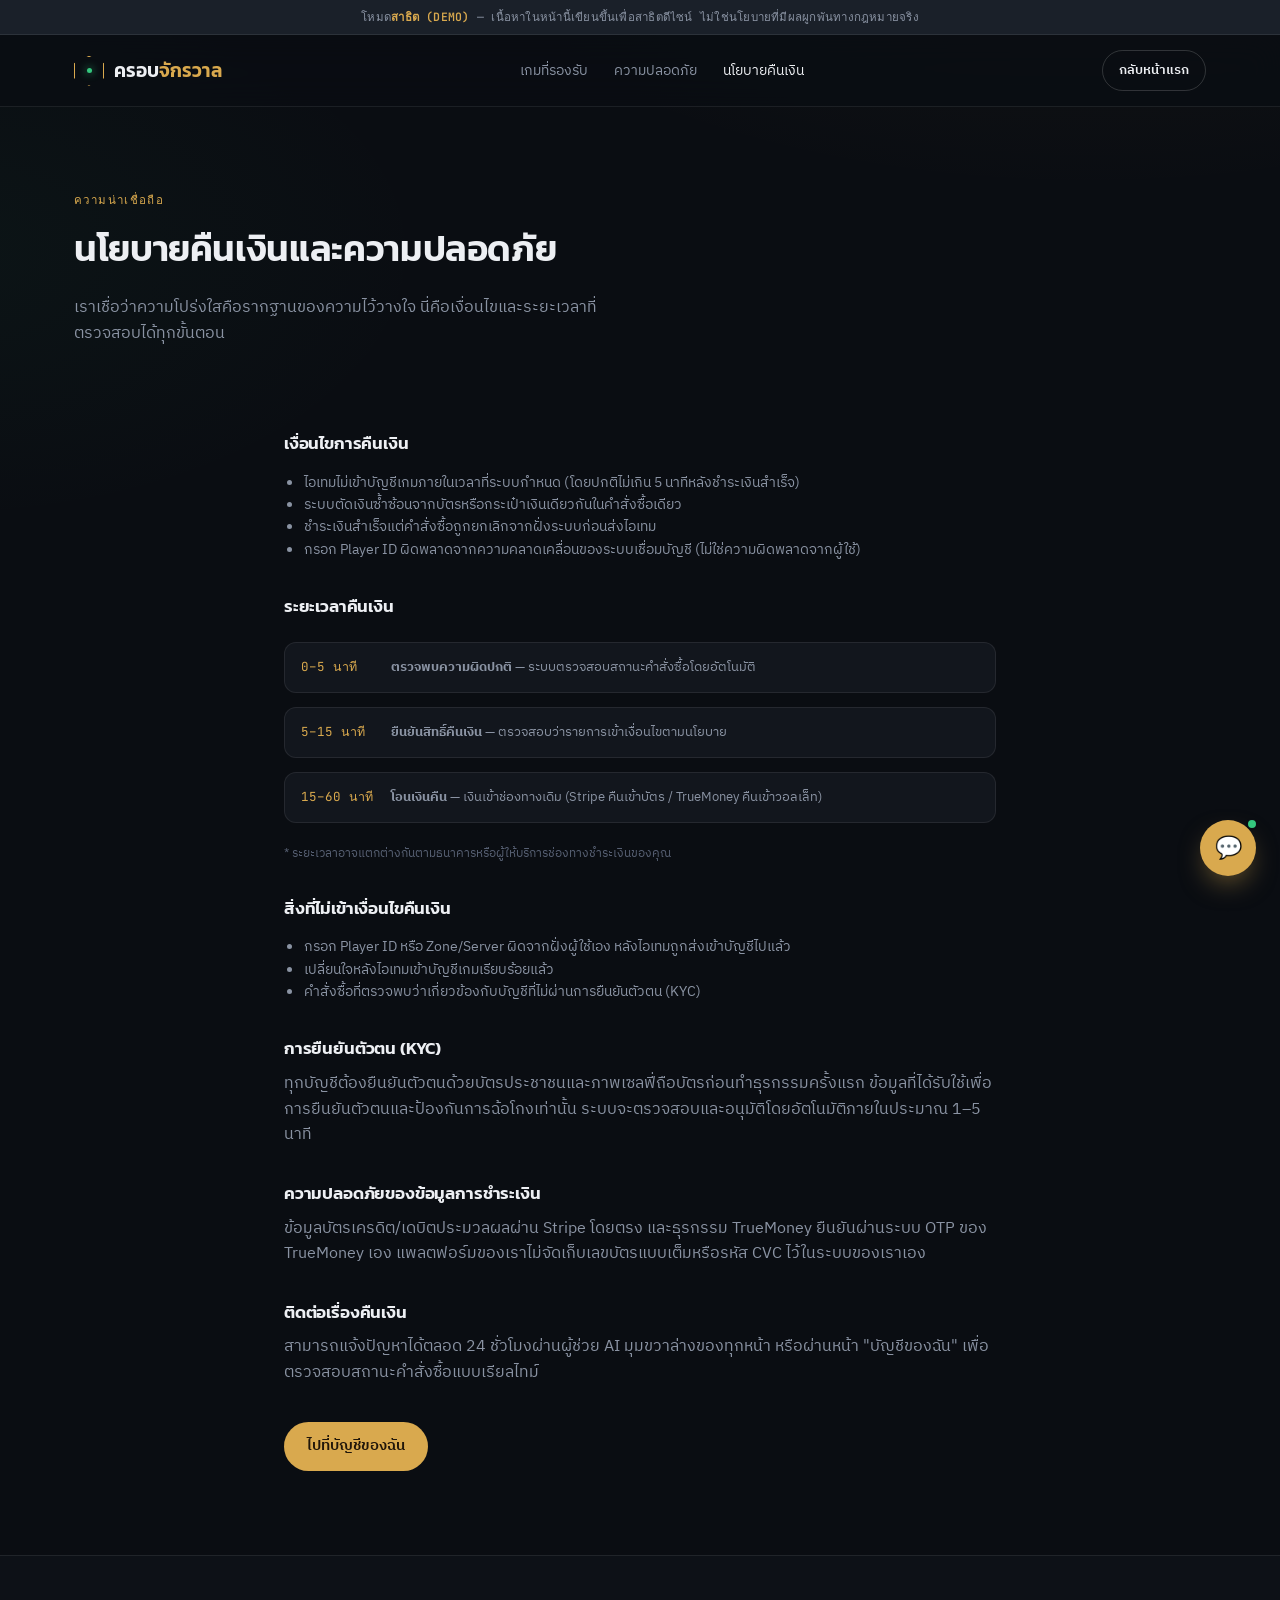
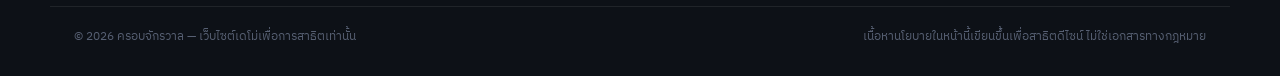
<file: policy.html>
<!doctype html>
<html lang="th">
<head>
<meta charset="UTF-8" />
<meta name="viewport" content="width=device-width, initial-scale=1.0" />
<title>นโยบายคืนเงินและความปลอดภัย — ครอบจักรวาล</title>
<link rel="preconnect" href="https://fonts.googleapis.com">
<link rel="preconnect" href="https://fonts.gstatic.com" crossorigin>
<link href="https://fonts.googleapis.com/css2?family=Kanit:wght@300;400;500;600;700&family=IBM+Plex+Sans+Thai:wght@300;400;500;600&family=JetBrains+Mono:wght@400;500;600&display=swap" rel="stylesheet">
<link rel="stylesheet" href="style.css" />
</head>
<body>

<div class="demo-ribbon">โหมด<b>สาธิต (DEMO)</b> — เนื้อหาในหน้านี้เขียนขึ้นเพื่อสาธิตดีไซน์ ไม่ใช่นโยบายที่มีผลผูกพันทางกฎหมายจริง</div>

<header class="site-header">
  <div class="wrap header-inner">
    <a href="index.html" class="logo">
      <span class="logo-mark"></span>
      <span class="logo-text">ครอบ<em>จักรวาล</em></span>
    </a>
    <nav class="main-nav">
      <a href="index.html#games">เกมที่รองรับ</a>
      <a href="index.html#security">ความปลอดภัย</a>
      <a href="policy.html" class="active">นโยบายคืนเงิน</a>
    </nav>
    <div class="header-actions">
      <a href="index.html" class="btn btn-ghost btn-small">กลับหน้าแรก</a>
    </div>
  </div>
</header>

<main>
  <section style="padding-bottom:0;">
    <div class="wrap">
      <p class="section-eyebrow">ความน่าเชื่อถือ</p>
      <h2>นโยบายคืนเงินและความปลอดภัย</h2>
      <p class="section-sub">เราเชื่อว่าความโปร่งใสคือรากฐานของความไว้วางใจ นี่คือเงื่อนไขและระยะเวลาที่ตรวจสอบได้ทุกขั้นตอน</p>
    </div>
  </section>

  <section style="padding-top:36px;">
    <div class="wrap policy-body">

      <h3>เงื่อนไขการคืนเงิน</h3>
      <ul>
        <li>ไอเทมไม่เข้าบัญชีเกมภายในเวลาที่ระบบกำหนด (โดยปกติไม่เกิน 5 นาทีหลังชำระเงินสำเร็จ)</li>
        <li>ระบบตัดเงินซ้ำซ้อนจากบัตรหรือกระเป๋าเงินเดียวกันในคำสั่งซื้อเดียว</li>
        <li>ชำระเงินสำเร็จแต่คำสั่งซื้อถูกยกเลิกจากฝั่งระบบก่อนส่งไอเทม</li>
        <li>กรอก Player ID ผิดพลาดจากความคลาดเคลื่อนของระบบเชื่อมบัญชี (ไม่ใช่ความผิดพลาดจากผู้ใช้)</li>
      </ul>

      <h3>ระยะเวลาคืนเงิน</h3>
      <div class="timeline-refund">
        <div class="tr-row"><div class="tr-time">0–5 นาที</div><div><p><b>ตรวจพบความผิดปกติ</b> — ระบบตรวจสอบสถานะคำสั่งซื้อโดยอัตโนมัติ</p></div></div>
        <div class="tr-row"><div class="tr-time">5–15 นาที</div><div><p><b>ยืนยันสิทธิ์คืนเงิน</b> — ตรวจสอบว่ารายการเข้าเงื่อนไขตามนโยบาย</p></div></div>
        <div class="tr-row"><div class="tr-time">15–60 นาที</div><div><p><b>โอนเงินคืน</b> — เงินเข้าช่องทางเดิม (Stripe คืนเข้าบัตร / TrueMoney คืนเข้าวอลเล็ท)</p></div></div>
      </div>
      <p class="field-hint">* ระยะเวลาอาจแตกต่างกันตามธนาคารหรือผู้ให้บริการช่องทางชำระเงินของคุณ</p>

      <h3>สิ่งที่ไม่เข้าเงื่อนไขคืนเงิน</h3>
      <ul>
        <li>กรอก Player ID หรือ Zone/Server ผิดจากฝั่งผู้ใช้เอง หลังไอเทมถูกส่งเข้าบัญชีไปแล้ว</li>
        <li>เปลี่ยนใจหลังไอเทมเข้าบัญชีเกมเรียบร้อยแล้ว</li>
        <li>คำสั่งซื้อที่ตรวจพบว่าเกี่ยวข้องกับบัญชีที่ไม่ผ่านการยืนยันตัวตน (KYC)</li>
      </ul>

      <h3>การยืนยันตัวตน (KYC)</h3>
      <p>ทุกบัญชีต้องยืนยันตัวตนด้วยบัตรประชาชนและภาพเซลฟี่ถือบัตรก่อนทำธุรกรรมครั้งแรก ข้อมูลที่ได้รับใช้เพื่อการยืนยันตัวตนและป้องกันการฉ้อโกงเท่านั้น ระบบจะตรวจสอบและอนุมัติโดยอัตโนมัติภายในประมาณ 1–5 นาที</p>

      <h3>ความปลอดภัยของข้อมูลการชำระเงิน</h3>
      <p>ข้อมูลบัตรเครดิต/เดบิตประมวลผลผ่าน Stripe โดยตรง และธุรกรรม TrueMoney ยืนยันผ่านระบบ OTP ของ TrueMoney เอง แพลตฟอร์มของเราไม่จัดเก็บเลขบัตรแบบเต็มหรือรหัส CVC ไว้ในระบบของเราเอง</p>

      <h3>ติดต่อเรื่องคืนเงิน</h3>
      <p>สามารถแจ้งปัญหาได้ตลอด 24 ชั่วโมงผ่านผู้ช่วย AI มุมขวาล่างของทุกหน้า หรือผ่านหน้า "บัญชีของฉัน" เพื่อตรวจสอบสถานะคำสั่งซื้อแบบเรียลไทม์</p>

      <a href="account.html" class="btn btn-primary" style="margin-top:20px;">ไปที่บัญชีของฉัน</a>
    </div>
  </section>
</main>

<footer class="site-footer">
  <div class="wrap footer-bottom">
    <span>© 2026 ครอบจักรวาล — เว็บไซต์เดโม่เพื่อการสาธิตเท่านั้น</span>
    <span>เนื้อหานโยบายในหน้านี้เขียนขึ้นเพื่อสาธิตดีไซน์ ไม่ใช่เอกสารทางกฎหมาย</span>
  </div>
</footer>

<button class="chat-fab" id="chatFab" aria-label="เปิดแชทผู้ช่วย AI">💬<span class="ping"></span></button>
<div class="chat-panel" id="chatPanel">
  <div class="chat-head">
    <span class="ch-dot"></span>
    <div><b>ผู้ช่วย AI ครอบจักรวาล</b><span>ตอบคำถามพื้นฐาน 24/7 (เดโม่)</span></div>
    <button id="chatClose" class="btn btn-ghost btn-small" style="margin-left:auto;padding:6px 10px;">✕</button>
  </div>
  <div class="chat-body" id="chatBody">
    <div class="msg msg-bot">มีคำถามเกี่ยวกับนโยบายคืนเงินไหมครับ?</div>
  </div>
  <div class="chat-suggest">
    <button class="chat-chip">คืนเงินใช้เวลากี่นาที?</button>
    <button class="chat-chip">กรณีใดคืนเงินไม่ได้?</button>
  </div>
  <form class="chat-input-row" id="chatForm">
    <input type="text" id="chatInput" placeholder="พิมพ์คำถามของคุณ..." />
    <button type="submit">➤</button>
  </form>
</div>

<script src="main.js"></script>
</body>
</html>
</file>
<file: style.css>
:root{
  --bg: #0A0D12;
  --bg-soft: #0D1117;
  --surface: #12161D;
  --surface-2: #1A2029;
  --border: rgba(255,255,255,.08);
  --border-strong: rgba(255,255,255,.16);
  --text: #EDEFF3;
  --text-dim: #8A93A3;
  --text-faint: #576073;
  --accent: #D9A94E;
  --accent-soft: rgba(217,169,78,.14);
  --ok: #34C77E;
  --ok-soft: rgba(52,199,126,.14);
  --danger: #E5484D;
  --danger-soft: rgba(229,72,77,.14);
  --radius-lg: 20px;
  --radius: 14px;
  --radius-sm: 9px;
  --font-display: 'Kanit', sans-serif;
  --font-body: 'IBM Plex Sans Thai', sans-serif;
  --font-mono: 'JetBrains Mono', monospace;
  --shadow-lg: 0 30px 60px -30px rgba(0,0,0,.7);
}

*{box-sizing:border-box;}
html{scroll-behavior:smooth;}
body{
  margin:0;
  background:
    radial-gradient(1200px 600px at 85% -10%, rgba(217,169,78,.06), transparent 60%),
    radial-gradient(900px 500px at -5% 15%, rgba(52,199,126,.04), transparent 55%),
    var(--bg);
  color:var(--text);
  font-family:var(--font-body);
  line-height:1.6;
  -webkit-font-smoothing:antialiased;
}
::selection{background:var(--accent);color:#20160A;}
@media (prefers-reduced-motion: reduce){
  *{animation-duration:.001ms !important;animation-iteration-count:1 !important;transition-duration:.001ms !important;scroll-behavior:auto !important;}
}

.wrap{max-width:1180px;margin:0 auto;padding:0 24px;}
h1,h2,h3,h4{font-family:var(--font-display);font-weight:600;margin:0 0 .5em;letter-spacing:-0.01em;color:var(--text);}
p{color:var(--text-dim);margin:0 0 1em;}
a{color:inherit;text-decoration:none;}
.mono{font-family:var(--font-mono);}

/* ---------- Demo ribbon ---------- */
.demo-ribbon{
  position:sticky;top:0;z-index:120;
  background:var(--surface-2);
  border-bottom:1px solid var(--border);
  color:var(--text-dim);
  text-align:center;
  font-family:var(--font-mono);
  font-size:11.5px;
  letter-spacing:.02em;
  padding:8px 14px;
}
.demo-ribbon b{color:var(--accent);font-weight:600;}

/* ---------- Header ---------- */
.site-header{
  position:sticky;top:33px;z-index:110;
  backdrop-filter:blur(16px);
  background:rgba(10,13,18,.78);
  border-bottom:1px solid var(--border);
}
.header-inner{display:flex;align-items:center;justify-content:space-between;padding:15px 24px;gap:24px;}
.logo{display:flex;align-items:center;gap:10px;}
.logo-mark{
  width:30px;height:30px;position:relative;flex:none;
  border:1.5px solid var(--accent);
  clip-path:polygon(50% 0%,100% 25%,100% 75%,50% 100%,0% 75%,0% 25%);
  display:flex;align-items:center;justify-content:center;
}
.logo-mark::after{
  content:'';width:5px;height:5px;border-radius:50%;background:var(--ok);
  box-shadow:0 0 8px var(--ok);
}
.logo-text{font-family:var(--font-display);font-weight:600;font-size:19px;color:var(--text);}
.logo-text em{font-style:normal;color:var(--accent);}
.logo-text.small{font-size:16px;}

.main-nav{display:flex;gap:26px;flex:1;justify-content:center;}
.main-nav a{color:var(--text-dim);font-size:14px;transition:color .18s;}
.main-nav a:hover, .main-nav a.active{color:var(--text);}
.header-actions{display:flex;align-items:center;gap:10px;}

/* ---------- Buttons ---------- */
.btn{
  display:inline-flex;align-items:center;justify-content:center;gap:8px;
  font-family:var(--font-body);font-weight:600;font-size:14.5px;
  padding:12px 22px;border-radius:999px;border:1px solid transparent;cursor:pointer;
  transition:transform .16s ease, box-shadow .16s ease, background .16s ease, border-color .16s ease;
  white-space:nowrap;
}
.btn:focus-visible{outline:2px solid var(--accent);outline-offset:3px;}
.btn-primary{background:var(--accent);color:#20160A;}
.btn-primary:hover{transform:translateY(-1px);box-shadow:0 10px 24px -8px rgba(217,169,78,.5);}
.btn-ghost{background:transparent;color:var(--text);border-color:var(--border-strong);}
.btn-ghost:hover{border-color:var(--accent);color:var(--accent);}
.btn-subtle{background:var(--surface-2);color:var(--text);}
.btn-subtle:hover{background:var(--surface-2);border-color:var(--border-strong);}
.btn-small{padding:9px 16px;font-size:13px;}
.btn-full{width:100%;}
.btn:disabled{opacity:.45;cursor:not-allowed;transform:none;box-shadow:none;}

/* ---------- Badges ---------- */
.badge{
  display:inline-flex;align-items:center;gap:6px;
  font-family:var(--font-mono);font-size:11.5px;padding:5px 10px;border-radius:999px;
  border:1px solid var(--border-strong);color:var(--text-dim);
}
.badge-ok{color:var(--ok);border-color:rgba(52,199,126,.35);background:var(--ok-soft);}
.badge-warn{color:var(--accent);border-color:rgba(217,169,78,.35);background:var(--accent-soft);}
.badge-danger{color:var(--danger);border-color:rgba(229,72,77,.35);background:var(--danger-soft);}
.dot{width:6px;height:6px;border-radius:50%;background:currentColor;}

/* ---------- Sections ---------- */
section{padding:84px 0;}
.section-eyebrow{
  font-family:var(--font-mono);color:var(--accent);font-size:11.5px;
  letter-spacing:.12em;text-transform:uppercase;margin-bottom:10px;
}
.section-sub{max-width:540px;}
section h2{font-size:clamp(24px,3.2vw,36px);}
.section-head{display:flex;justify-content:space-between;align-items:flex-end;gap:20px;flex-wrap:wrap;margin-bottom:36px;}

/* ---------- Hero ---------- */
.hero{padding:88px 0 40px;}
.hero-inner{max-width:800px;}
.promo-strip{
  display:inline-flex;align-items:center;gap:10px;
  background:var(--surface);border:1px solid var(--border-strong);
  border-radius:999px;padding:7px 8px 7px 16px;margin-bottom:26px;font-size:13px;
}
.promo-strip .btn{padding:6px 14px;font-size:12.5px;}
#countdown{color:var(--accent);font-family:var(--font-mono);}

.hero h1{font-size:clamp(32px,5vw,52px);line-height:1.15;}
.hero h1 .hl{color:var(--accent);}
.hero-sub{font-size:16px;max-width:540px;margin-bottom:30px;}
.hero-cta{display:flex;gap:12px;margin-bottom:40px;flex-wrap:wrap;}

.trust-row{display:flex;gap:28px;flex-wrap:wrap;align-items:center;}
.trust-chip{display:flex;align-items:center;gap:10px;}
.scan-ring{
  width:34px;height:34px;border-radius:50%;position:relative;flex:none;
  border:1.5px solid var(--border-strong);
}
.scan-ring::before{
  content:'';position:absolute;inset:-1.5px;border-radius:50%;
  border:1.5px solid transparent;border-top-color:var(--ok);border-right-color:var(--ok);
  animation:scan 2.2s linear infinite;
}
.scan-ring::after{content:'✓';position:absolute;inset:0;display:flex;align-items:center;justify-content:center;color:var(--ok);font-size:13px;}
@keyframes scan{to{transform:rotate(360deg);}}
.trust-chip-text{display:flex;flex-direction:column;}
.trust-chip-text b{font-size:13px;color:var(--text);}
.trust-chip-text span{font-size:11.5px;color:var(--text-faint);}

/* ---------- Ticker ---------- */
.ticker-wrap{
  border-top:1px solid var(--border);border-bottom:1px solid var(--border);
  background:var(--bg-soft);overflow:hidden;padding:13px 0;margin-top:44px;
}
.ticker-track{display:flex;gap:40px;width:max-content;animation:ticker 32s linear infinite;}
@keyframes ticker{from{transform:translateX(0);}to{transform:translateX(-50%);}}
.ticker-item{display:flex;align-items:center;gap:8px;font-size:12.5px;color:var(--text-dim);white-space:nowrap;}
.ticker-item b{color:var(--text);font-weight:500;}
.ticker-item .t-ok{color:var(--ok);font-family:var(--font-mono);font-size:11px;}

/* ---------- Stats ---------- */
.stats-bar{display:grid;grid-template-columns:repeat(4,1fr);gap:1px;background:var(--border);border:1px solid var(--border);border-radius:var(--radius);overflow:hidden;}
.stat{background:var(--surface);padding:26px 22px;text-align:center;}
.stat-num{display:block;font-family:var(--font-mono);font-size:26px;font-weight:600;color:var(--accent);margin-bottom:4px;}
.stat-label{font-size:12px;color:var(--text-faint);}

/* ---------- Cards / grid ---------- */
.card{background:var(--surface);border:1px solid var(--border);border-radius:var(--radius);}
.games-toolbar{display:flex;gap:10px;flex-wrap:wrap;margin-bottom:26px;}
.chip-filter{
  font-size:13px;padding:8px 16px;border-radius:999px;border:1px solid var(--border-strong);
  background:transparent;color:var(--text-dim);cursor:pointer;transition:all .16s;
}
.chip-filter.active, .chip-filter:hover{border-color:var(--accent);color:var(--accent);}
.games-grid{display:grid;grid-template-columns:repeat(6,1fr);gap:12px;}
.game-card{
  background:var(--surface);border:1px solid var(--border);border-radius:var(--radius-sm);
  padding:16px 10px;display:flex;flex-direction:column;align-items:center;gap:8px;cursor:pointer;
  transition:transform .16s, border-color .16s;
}
.game-card:hover, .game-card:focus-visible{transform:translateY(-3px);border-color:var(--accent);}
.game-icon{width:38px;height:38px;border-radius:10px;display:flex;align-items:center;justify-content:center;font-size:18px;background:var(--surface-2);}
.game-card span{font-size:11.5px;text-align:center;color:var(--text-dim);}
.game-card .g-more{font-family:var(--font-mono);font-size:11px;color:var(--accent);}

/* ---------- Stepper ---------- */
.stepper{list-style:none;padding:0;margin:44px 0 0;display:grid;grid-template-columns:repeat(4,1fr);gap:20px;counter-reset:step;}
.stepper li{background:var(--surface);border:1px solid var(--border);border-radius:var(--radius);padding:24px 20px;position:relative;}
.step-n{font-family:var(--font-mono);color:var(--accent);font-size:12px;display:block;margin-bottom:12px;}
.stepper h3{font-size:16px;margin-bottom:6px;}
.stepper p{font-size:13.5px;margin:0;}

/* ---------- Two-col feature ---------- */
.feature-split{display:grid;grid-template-columns:1fr 1fr;gap:22px;}
.feature-card{background:var(--surface);border:1px solid var(--border);border-radius:var(--radius);padding:26px;}
.feature-card .f-icon{width:40px;height:40px;border-radius:10px;background:var(--accent-soft);color:var(--accent);display:flex;align-items:center;justify-content:center;margin-bottom:14px;font-size:18px;}
.feature-card h4{font-size:15.5px;margin-bottom:6px;}
.feature-card p{font-size:13.5px;margin:0;}

/* ---------- Payment badges ---------- */
.pay-badges{display:flex;gap:14px;flex-wrap:wrap;}
.pay-badge{
  display:flex;align-items:center;gap:10px;background:var(--surface);border:1px solid var(--border);
  border-radius:var(--radius-sm);padding:14px 18px;font-family:var(--font-display);font-weight:600;font-size:14.5px;
}
.pay-badge .pdot{width:9px;height:9px;border-radius:50%;}

/* ---------- Order card ---------- */
.order{background:var(--bg-soft);border-top:1px solid var(--border);border-bottom:1px solid var(--border);}
.order-wrap{display:grid;grid-template-columns:1fr 1.15fr;gap:56px;align-items:start;}
.order-points{list-style:none;padding:0;margin:22px 0 0;display:flex;flex-direction:column;gap:12px;}
.order-points li{padding-left:22px;position:relative;font-size:14px;color:var(--text-dim);}
.order-points li::before{content:'';position:absolute;left:0;top:7px;width:7px;height:7px;border-radius:50%;background:var(--accent);}

.order-card{background:var(--surface);border:1px solid var(--border);border-radius:var(--radius-lg);padding:30px;display:flex;flex-direction:column;gap:20px;box-shadow:var(--shadow-lg);}
.field{display:flex;flex-direction:column;gap:8px;}
.field label{font-size:12.5px;color:var(--text-dim);font-weight:500;}
.field-row{display:grid;grid-template-columns:1fr 1fr;gap:16px;}
select, input[type=text], input[type=email], input[type=password], input[type=tel]{
  padding:13px 14px;border-radius:10px;border:1px solid var(--border-strong);
  background:var(--surface-2);color:var(--text);font-family:var(--font-body);font-size:14px;width:100%;
}
select:focus, input:focus{outline:2px solid var(--accent);outline-offset:1px;}
::placeholder{color:var(--text-faint);}

.package-grid{display:grid;grid-template-columns:1fr 1fr;gap:12px;}
.pkg{background:var(--surface-2);border:1px solid var(--border-strong);border-radius:12px;padding:14px;display:flex;flex-direction:column;gap:4px;cursor:pointer;color:var(--text);transition:border-color .16s;text-align:left;}
.pkg:hover{border-color:var(--text-faint);}
.pkg.selected{border-color:var(--accent);box-shadow:0 0 0 1px var(--accent) inset;}
.pkg-amt{font-size:13.5px;font-weight:500;}
.pkg-price{font-family:var(--font-mono);color:var(--accent);font-size:14px;}
.pkg-bonus{font-size:10.5px;color:var(--ok);font-family:var(--font-mono);}

.pay-tabs{display:flex;gap:8px;background:var(--surface-2);padding:4px;border-radius:12px;}
.pay-tab{flex:1;padding:10px;text-align:center;border-radius:9px;font-size:13.5px;cursor:pointer;color:var(--text-dim);border:none;background:transparent;font-family:var(--font-body);}
.pay-tab.active{background:var(--surface);color:var(--text);box-shadow:0 0 0 1px var(--border-strong) inset;}
.pay-panel{display:none;}
.pay-panel.active{display:block;}

.order-summary{display:flex;justify-content:space-between;font-size:13.5px;color:var(--text-dim);padding-top:6px;border-top:1px dashed var(--border-strong);}
.order-summary b{color:var(--text);font-family:var(--font-mono);}
.order-note{font-size:11.5px;color:var(--text-faint);text-align:center;margin:0;}

/* ---------- Reviews ---------- */
.review-track{display:grid;grid-template-columns:repeat(3,1fr);gap:18px;margin-top:36px;}
.review-card{background:var(--surface);border:1px solid var(--border);border-radius:var(--radius);padding:22px;}
.review-stars{color:var(--accent);font-size:13px;margin-bottom:10px;letter-spacing:2px;}
.review-card p{color:var(--text);font-size:14px;margin:0 0 12px;}
.review-card cite{font-style:normal;font-size:12px;color:var(--text-faint);}

/* ---------- FAQ ---------- */
.faq-list{margin-top:28px;display:flex;flex-direction:column;gap:10px;max-width:760px;}
details{background:var(--surface);border:1px solid var(--border);border-radius:12px;padding:16px 20px;}
summary{cursor:pointer;font-family:var(--font-display);font-weight:500;font-size:14.5px;color:var(--text);list-style:none;display:flex;justify-content:space-between;align-items:center;}
summary::-webkit-details-marker{display:none;}
summary::after{content:'+';color:var(--accent);font-size:18px;}
details[open] summary::after{content:'–';}
details p{margin:12px 0 0;font-size:13.5px;}

/* ---------- Footer ---------- */
.site-footer{border-top:1px solid var(--border);padding:50px 0 30px;background:var(--bg-soft);}
.footer-grid{display:grid;grid-template-columns:2fr 1fr 1fr 1fr;gap:32px;margin-bottom:34px;}
.footer-note{font-size:12.5px;max-width:320px;margin-top:10px;}
.footer-col h5{font-size:13px;color:var(--text);margin-bottom:14px;}
.footer-col a{display:block;font-size:13px;color:var(--text-dim);margin-bottom:10px;}
.footer-col a:hover{color:var(--text);}
.footer-bottom{display:flex;justify-content:space-between;align-items:center;flex-wrap:wrap;gap:12px;border-top:1px solid var(--border);padding-top:20px;font-size:12px;color:var(--text-faint);}

/* ---------- Auth page ---------- */
.auth-shell{min-height:calc(100vh - 90px);display:flex;align-items:center;padding:60px 0;}
.auth-grid{display:grid;grid-template-columns:1fr 1fr;gap:60px;align-items:center;width:100%;}
.auth-side h2{font-size:clamp(24px,3vw,34px);}
.auth-list{list-style:none;padding:0;margin:26px 0 0;display:flex;flex-direction:column;gap:16px;}
.auth-list li{display:flex;gap:12px;align-items:flex-start;font-size:13.5px;color:var(--text-dim);}
.auth-list .li-ico{width:26px;height:26px;border-radius:8px;background:var(--accent-soft);color:var(--accent);flex:none;display:flex;align-items:center;justify-content:center;font-size:13px;}

.auth-card{background:var(--surface);border:1px solid var(--border);border-radius:var(--radius-lg);padding:34px;box-shadow:var(--shadow-lg);}
.auth-tabs{display:flex;gap:6px;background:var(--surface-2);padding:4px;border-radius:12px;margin-bottom:26px;}
.auth-tab{flex:1;padding:11px;text-align:center;border-radius:9px;font-size:14px;cursor:pointer;border:none;background:transparent;color:var(--text-dim);font-family:var(--font-body);font-weight:500;}
.auth-tab.active{background:var(--surface);color:var(--text);box-shadow:0 0 0 1px var(--border-strong) inset;}
.auth-panel{display:none;flex-direction:column;gap:16px;}
.auth-panel.active{display:flex;}

.kyc-progress{display:flex;gap:6px;margin-bottom:22px;}
.kyc-progress span{flex:1;height:4px;border-radius:99px;background:var(--surface-2);}
.kyc-progress span.done{background:var(--accent);}
.kyc-step{display:none;flex-direction:column;gap:16px;}
.kyc-step.active{display:flex;}
.kyc-upload{border:1.5px dashed var(--border-strong);border-radius:12px;padding:22px;text-align:center;cursor:pointer;transition:border-color .16s;}
.kyc-upload:hover{border-color:var(--accent);}
.kyc-upload input{display:none;}
.kyc-upload .ku-icon{font-size:22px;margin-bottom:8px;}
.kyc-upload .ku-name{font-size:12px;color:var(--ok);font-family:var(--font-mono);margin-top:8px;}
.kyc-note{background:var(--accent-soft);border:1px solid rgba(217,169,78,.3);border-radius:10px;padding:12px 14px;font-size:12px;color:var(--accent);}
.step-nav{display:flex;gap:10px;justify-content:space-between;}
.check-row{display:flex;gap:10px;align-items:flex-start;font-size:12.5px;color:var(--text-dim);}
.check-row input{margin-top:3px;accent-color:var(--accent);}
.field-hint{font-size:11.5px;color:var(--text-faint);}
.pw-row{position:relative;}

/* ---------- Dashboard / account ---------- */
.dash-shell{padding:44px 0 90px;}
.dash-top{display:flex;justify-content:space-between;align-items:flex-end;flex-wrap:wrap;gap:16px;margin-bottom:30px;}
.dash-grid{display:grid;grid-template-columns:2fr 1fr;gap:24px;align-items:start;}
.summary-cards{display:grid;grid-template-columns:repeat(3,1fr);gap:16px;margin-bottom:24px;}
.summary-card{background:var(--surface);border:1px solid var(--border);border-radius:var(--radius);padding:20px;}
.summary-card .sc-label{font-size:12px;color:var(--text-faint);margin-bottom:8px;}
.summary-card .sc-val{font-family:var(--font-mono);font-size:22px;color:var(--text);font-weight:600;}
.summary-card .sc-sub{font-size:11.5px;color:var(--text-faint);margin-top:4px;}

.panel{background:var(--surface);border:1px solid var(--border);border-radius:var(--radius);padding:24px;margin-bottom:20px;}
.panel-head{display:flex;justify-content:space-between;align-items:center;margin-bottom:18px;}
.panel-head h3{font-size:16px;margin:0;}

.linked-list{list-style:none;margin:0;padding:0;display:flex;flex-direction:column;gap:10px;}
.linked-item{display:flex;align-items:center;justify-content:between;gap:14px;padding:12px 14px;border:1px solid var(--border);border-radius:12px;}
.linked-item .li-game{display:flex;align-items:center;gap:12px;flex:1;}
.linked-item .game-icon{width:34px;height:34px;font-size:15px;}
.linked-item .li-name{font-size:13.5px;color:var(--text);}
.linked-item .li-id{font-size:11px;color:var(--text-faint);font-family:var(--font-mono);}

table{width:100%;border-collapse:collapse;font-size:13px;}
th{text-align:left;color:var(--text-faint);font-weight:500;font-size:11.5px;text-transform:uppercase;letter-spacing:.04em;padding:0 10px 12px;}
td{padding:14px 10px;border-top:1px solid var(--border);color:var(--text-dim);}
td.mono, td b{color:var(--text);}
tr:hover td{background:var(--surface-2);}

.kyc-status-card{display:flex;align-items:center;gap:14px;}
.kyc-status-card .ks-icon{width:44px;height:44px;border-radius:12px;background:var(--ok-soft);color:var(--ok);display:flex;align-items:center;justify-content:center;font-size:20px;flex:none;}

/* modal for linking games */
.modal-backdrop{position:fixed;inset:0;background:rgba(6,7,10,.78);backdrop-filter:blur(6px);display:none;align-items:center;justify-content:center;z-index:300;padding:20px;}
.modal-backdrop.open{display:flex;}
.modal{background:var(--surface);border:1px solid var(--border);border-radius:var(--radius-lg);padding:30px;max-width:380px;width:100%;}
.modal h3{margin-bottom:6px;}
.modal p{font-size:13.5px;margin-bottom:18px;}
.modal-actions{display:flex;gap:10px;margin-top:20px;}

/* ---------- Policy page ---------- */
.policy-body{max-width:760px;}
.policy-body h3{font-size:17px;margin-top:32px;}
.policy-body ul{color:var(--text-dim);font-size:14px;padding-left:20px;}
.timeline-refund{display:flex;flex-direction:column;gap:14px;margin:22px 0;}
.tr-row{display:flex;gap:14px;padding:14px 16px;background:var(--surface);border:1px solid var(--border);border-radius:12px;}
.tr-row .tr-time{font-family:var(--font-mono);color:var(--accent);font-size:12.5px;min-width:76px;}
.tr-row div p{margin:0;font-size:13px;}

/* ---------- AI Chat widget ---------- */
.chat-fab{
  position:fixed;bottom:24px;right:24px;z-index:250;
  width:56px;height:56px;border-radius:50%;background:var(--accent);color:#20160A;
  border:none;cursor:pointer;font-size:22px;display:flex;align-items:center;justify-content:center;
  box-shadow:0 12px 28px -8px rgba(217,169,78,.55);
}
.chat-fab .ping{position:absolute;top:-2px;right:-2px;width:12px;height:12px;border-radius:50%;background:var(--ok);border:2px solid var(--bg);}
.chat-panel{
  position:fixed;bottom:92px;right:24px;z-index:250;width:340px;max-width:calc(100vw - 32px);
  background:var(--surface);border:1px solid var(--border-strong);border-radius:var(--radius-lg);
  box-shadow:var(--shadow-lg);display:none;flex-direction:column;overflow:hidden;max-height:70vh;
}
.chat-panel.open{display:flex;}
.chat-head{padding:16px 18px;border-bottom:1px solid var(--border);display:flex;align-items:center;gap:10px;}
.chat-head .ch-dot{width:8px;height:8px;border-radius:50%;background:var(--ok);box-shadow:0 0 8px var(--ok);}
.chat-head b{font-size:13.5px;}
.chat-head span{font-size:11px;color:var(--text-faint);display:block;}
.chat-body{flex:1;overflow-y:auto;padding:16px 18px;display:flex;flex-direction:column;gap:10px;min-height:220px;}
.msg{max-width:85%;padding:10px 13px;border-radius:12px;font-size:13px;line-height:1.5;}
.msg-bot{background:var(--surface-2);color:var(--text);align-self:flex-start;border-bottom-left-radius:4px;}
.msg-user{background:var(--accent);color:#20160A;align-self:flex-end;border-bottom-right-radius:4px;}
.chat-suggest{display:flex;flex-wrap:wrap;gap:6px;padding:0 18px 14px;}
.chat-chip{font-size:11.5px;padding:6px 12px;border-radius:999px;border:1px solid var(--border-strong);color:var(--text-dim);background:transparent;cursor:pointer;}
.chat-chip:hover{border-color:var(--accent);color:var(--accent);}
.chat-input-row{display:flex;gap:8px;padding:14px 16px;border-top:1px solid var(--border);}
.chat-input-row input{flex:1;background:var(--surface-2);border:1px solid var(--border-strong);border-radius:999px;padding:10px 16px;color:var(--text);font-size:13px;}
.chat-input-row button{width:38px;height:38px;border-radius:50%;background:var(--accent);border:none;color:#20160A;cursor:pointer;flex:none;}

/* ---------- Responsive ---------- */
@media (max-width:960px){
  .order-wrap, .feature-split, .auth-grid, .dash-grid{grid-template-columns:1fr;}
  .stats-bar, .games-grid{grid-template-columns:repeat(3,1fr);}
  .stepper{grid-template-columns:1fr 1fr;}
  .review-track{grid-template-columns:1fr;}
  .footer-grid{grid-template-columns:1fr 1fr;}
  .summary-cards{grid-template-columns:1fr;}
}
@media (max-width:640px){
  .main-nav{display:none;}
  .field-row, .package-grid{grid-template-columns:1fr;}
  .games-grid{grid-template-columns:repeat(2,1fr);}
  .stats-bar{grid-template-columns:1fr 1fr;}
  .stepper{grid-template-columns:1fr;}
  .footer-grid{grid-template-columns:1fr;}
  .chat-panel{right:16px;left:16px;width:auto;}
}
</file>
